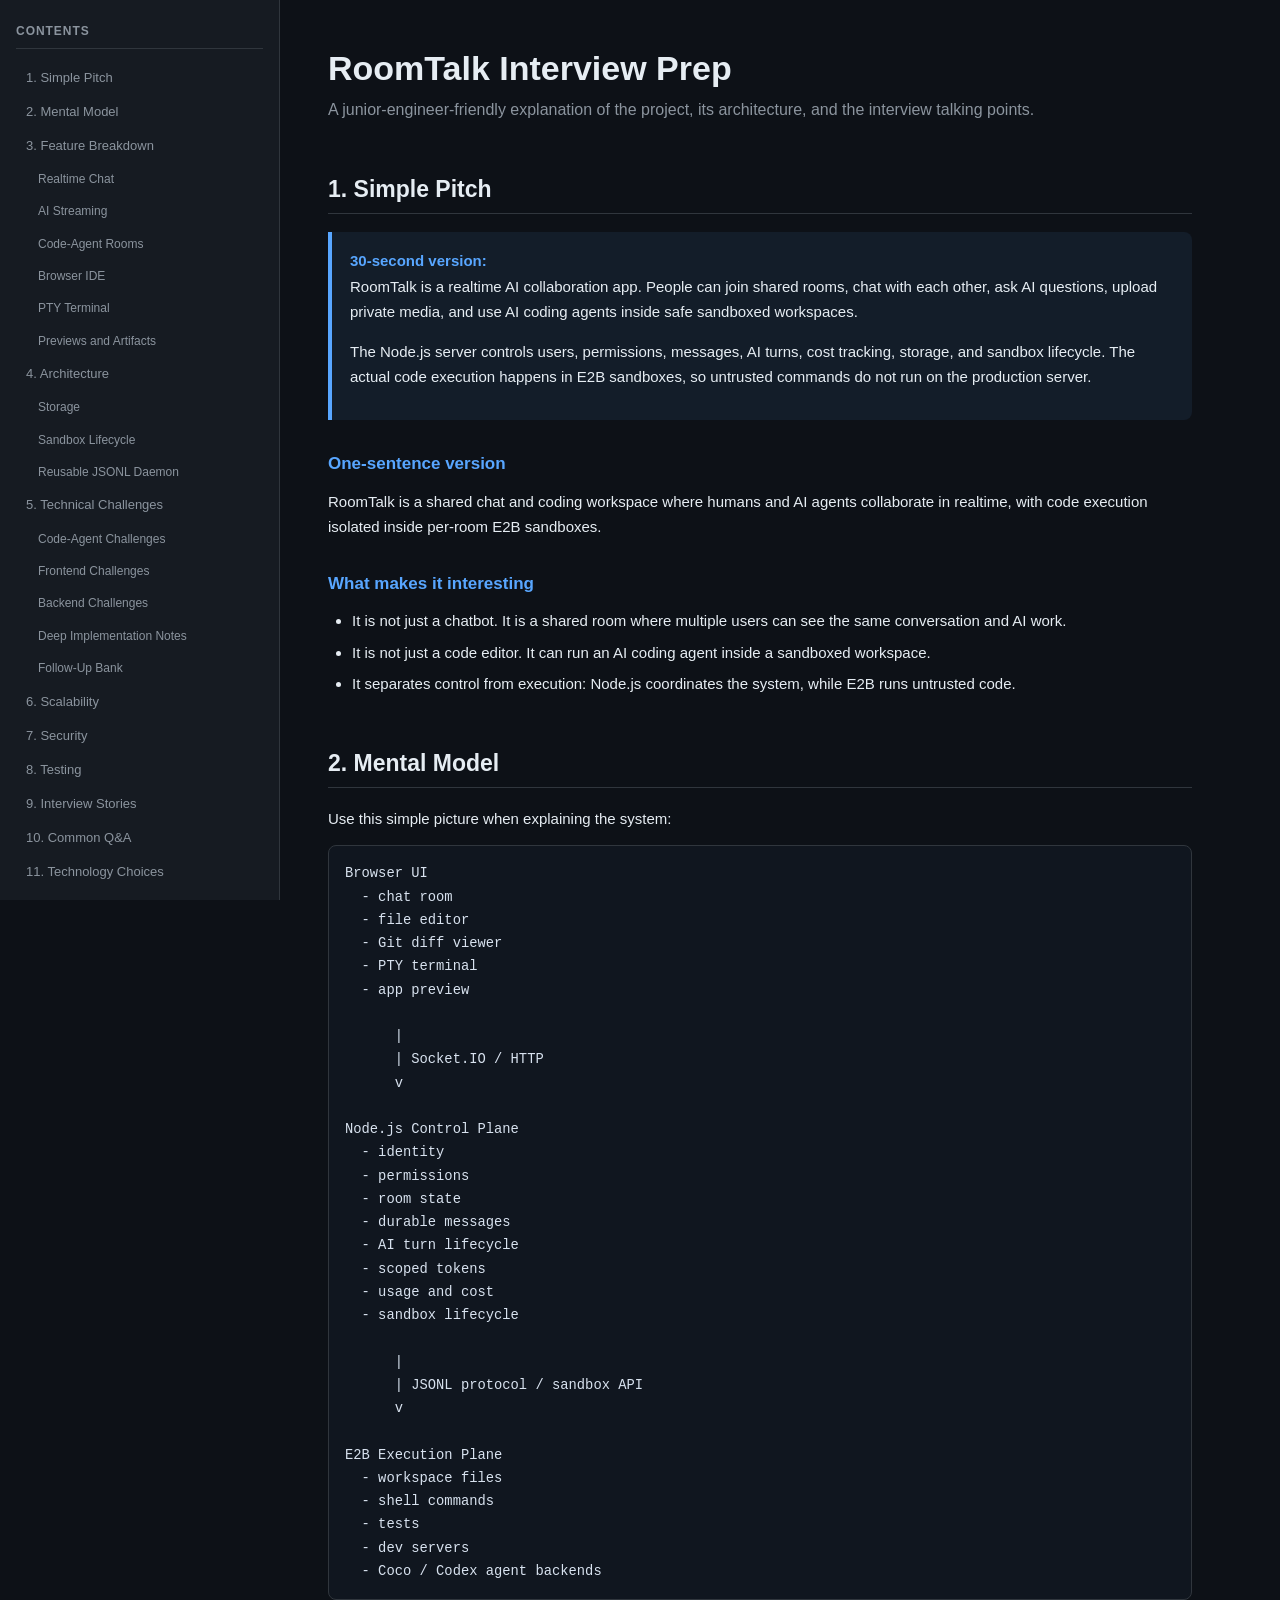
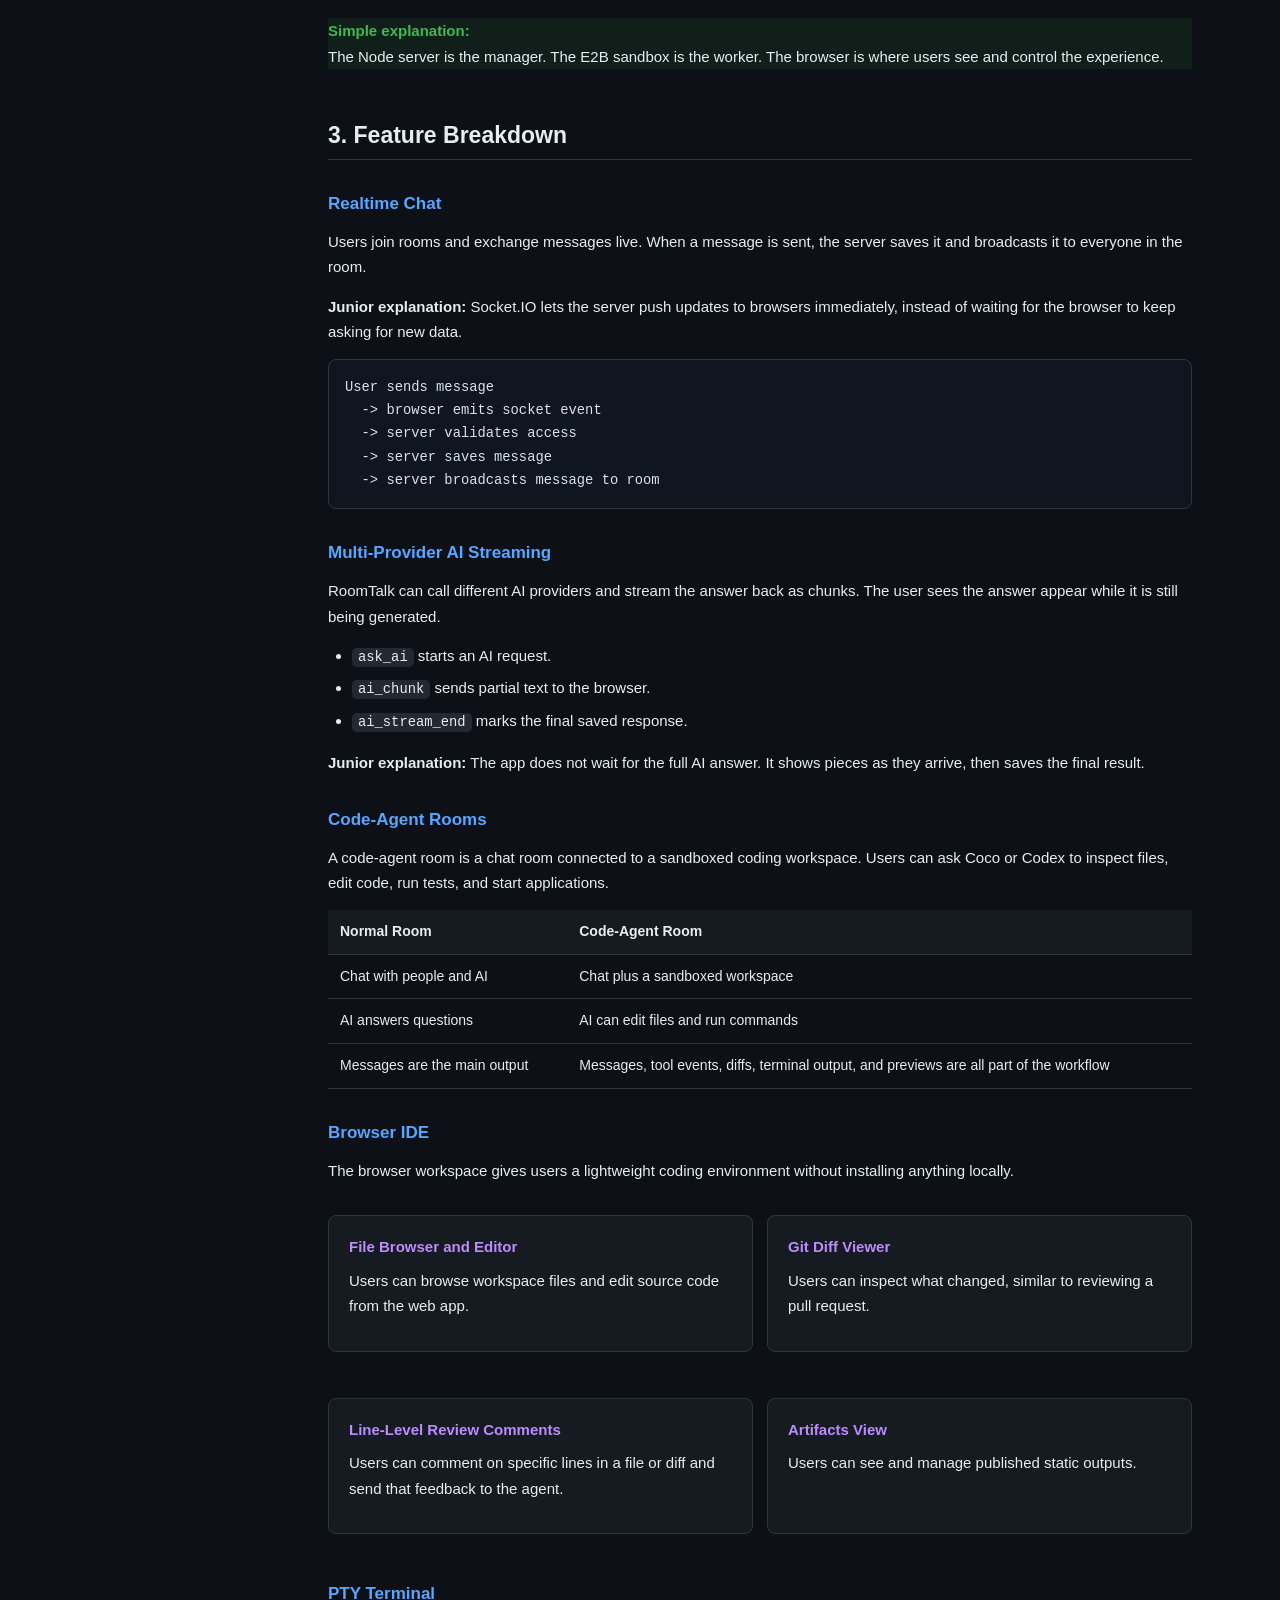
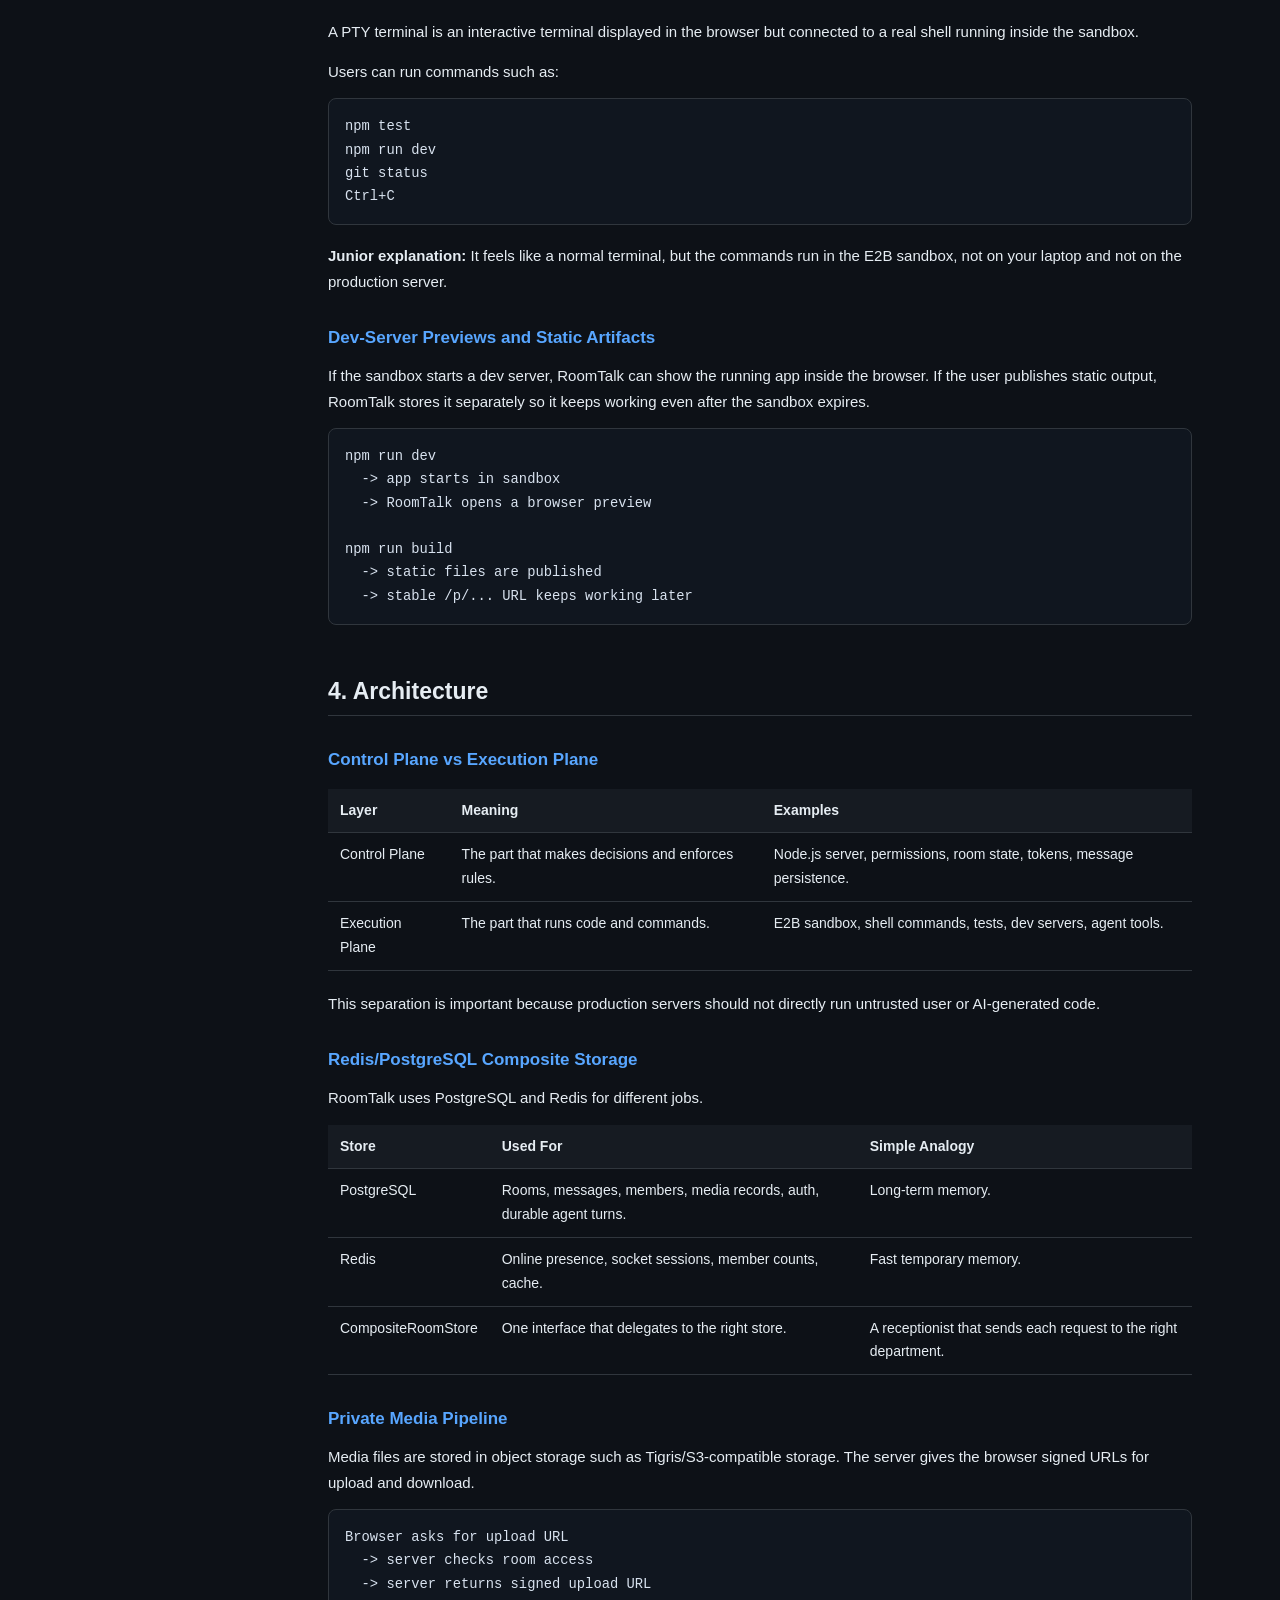
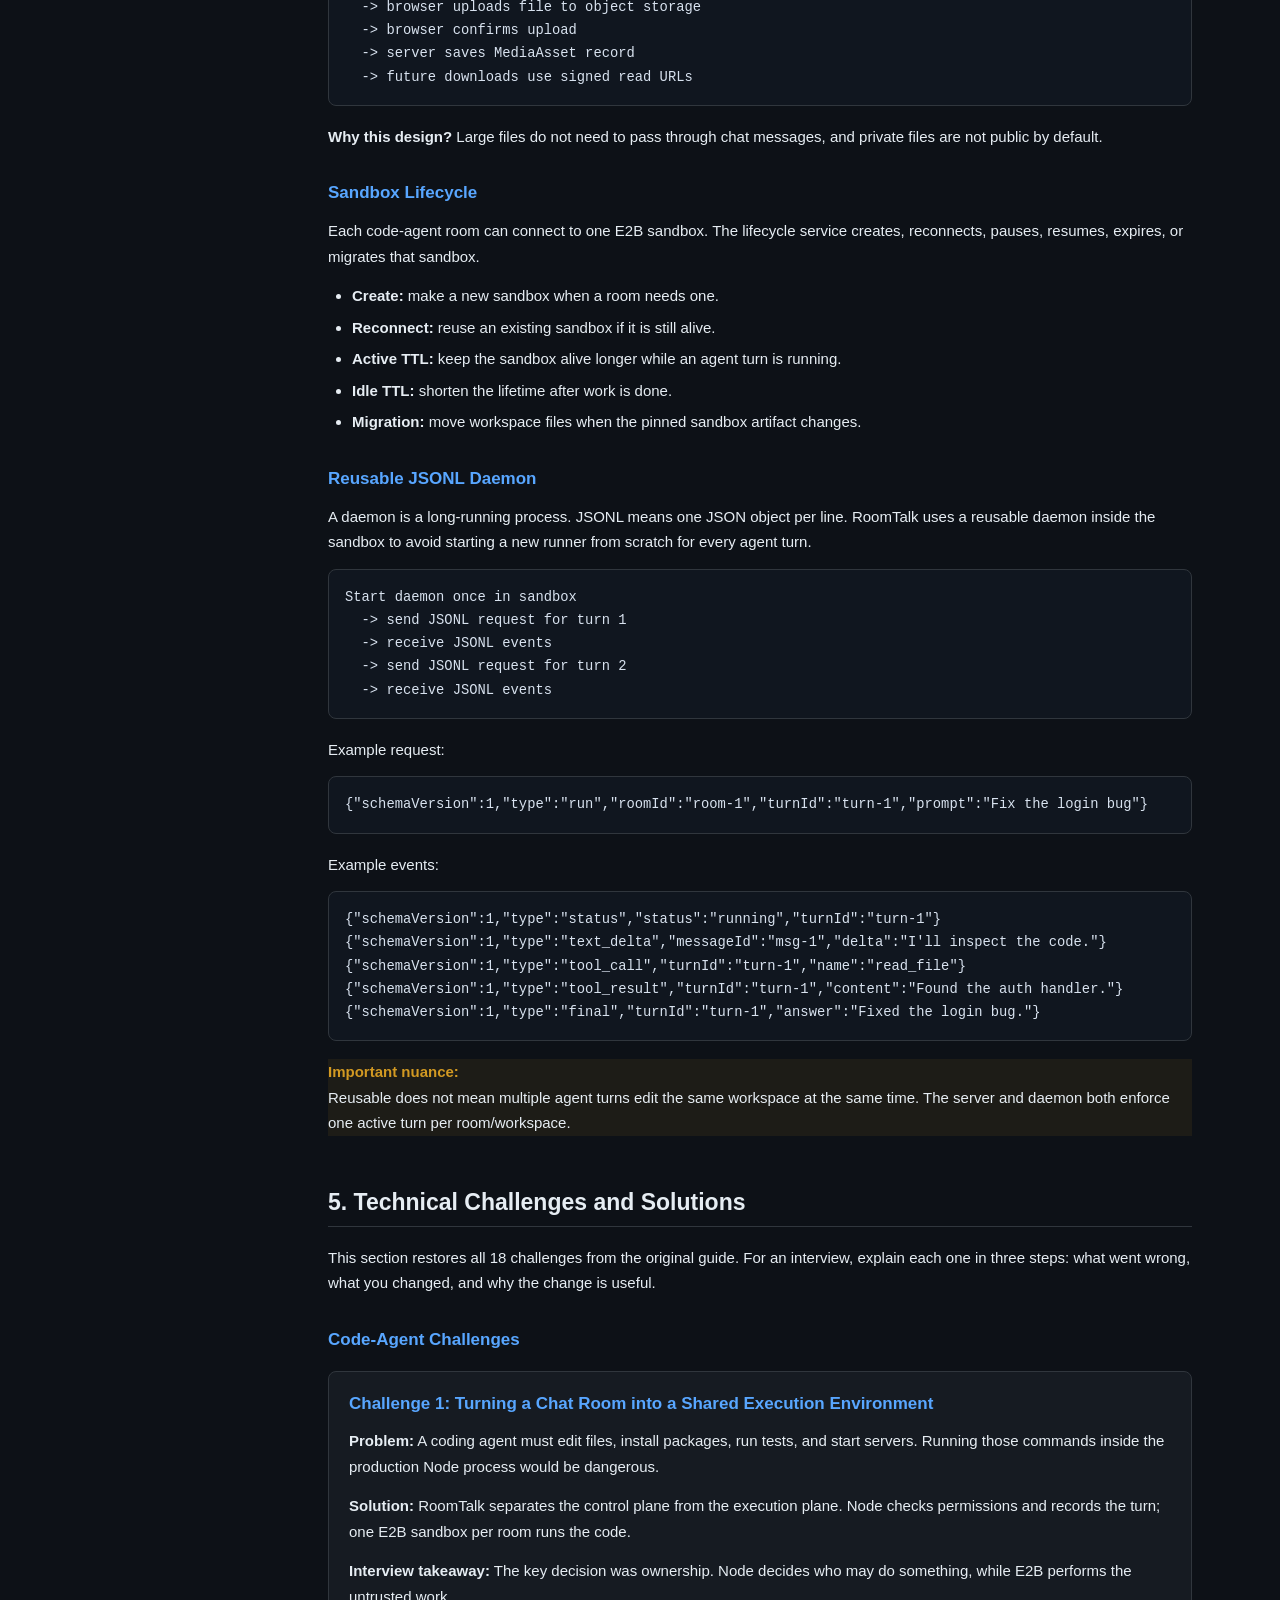
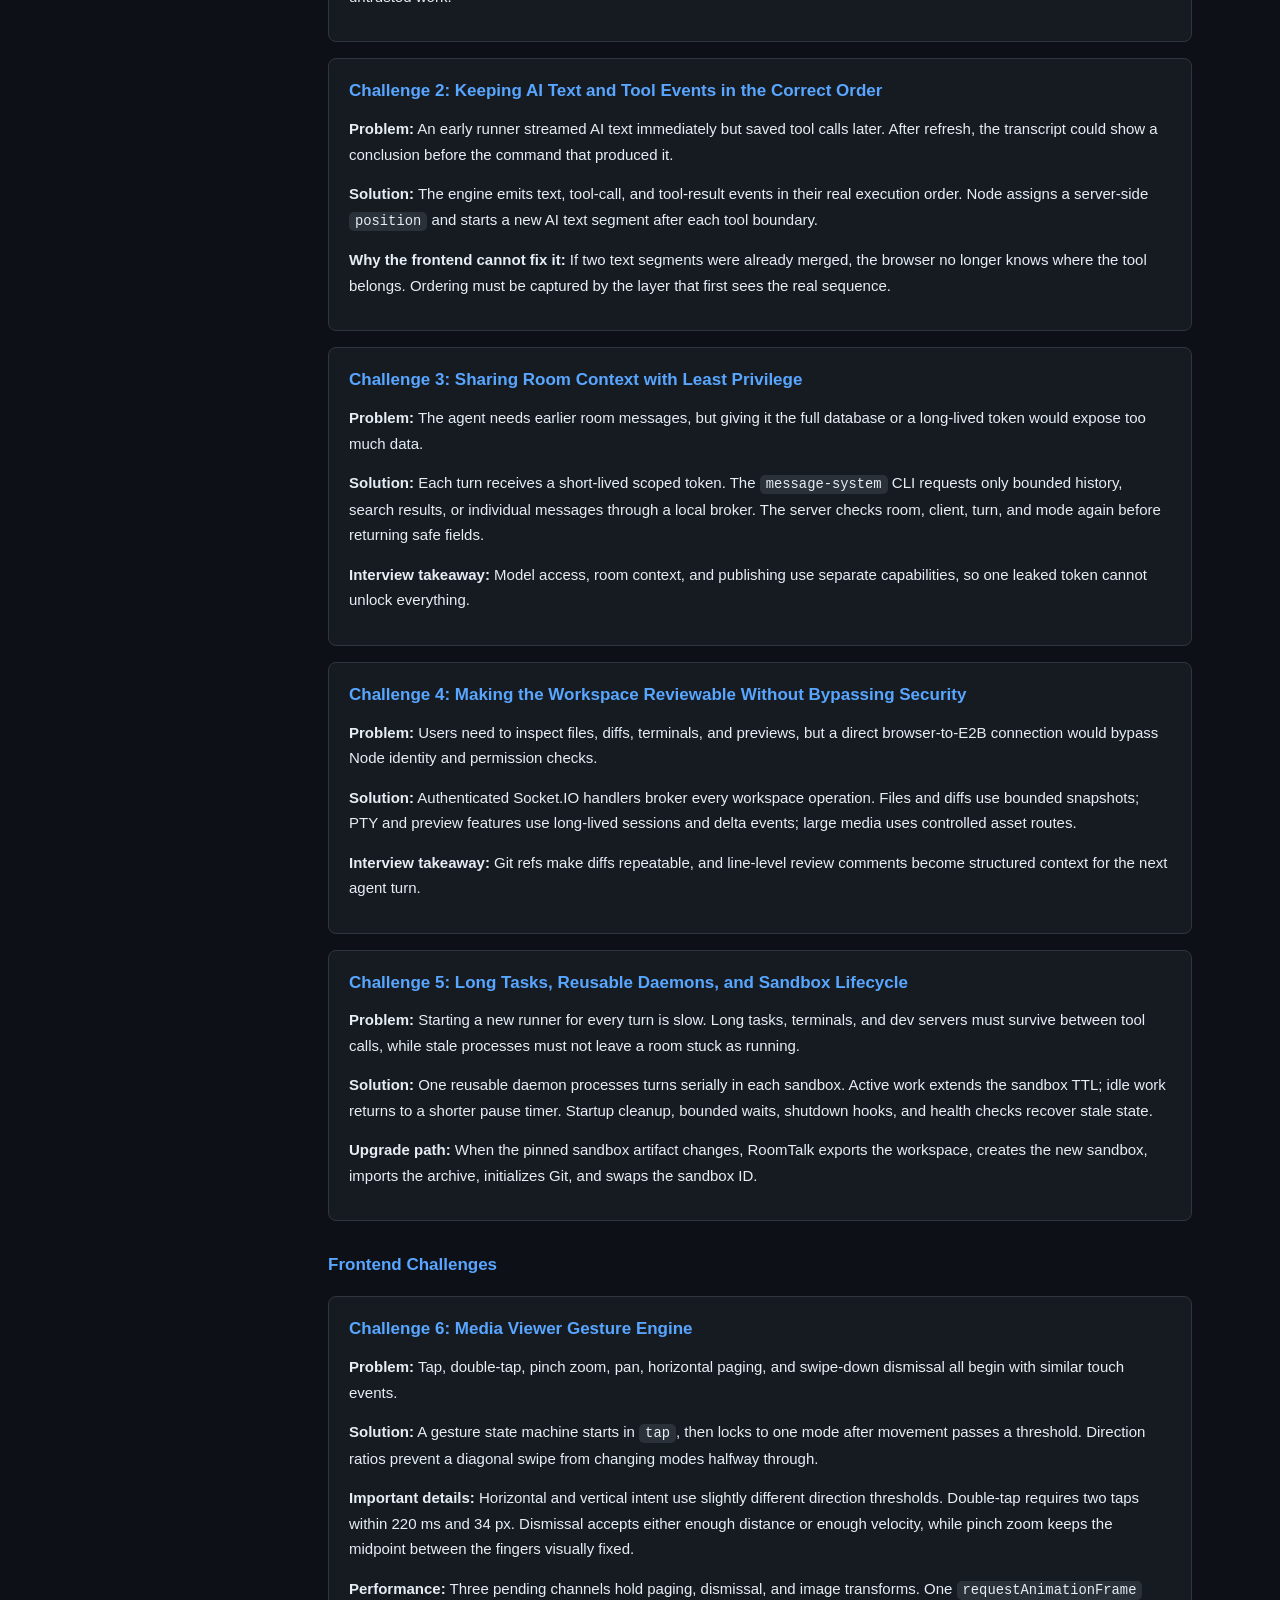
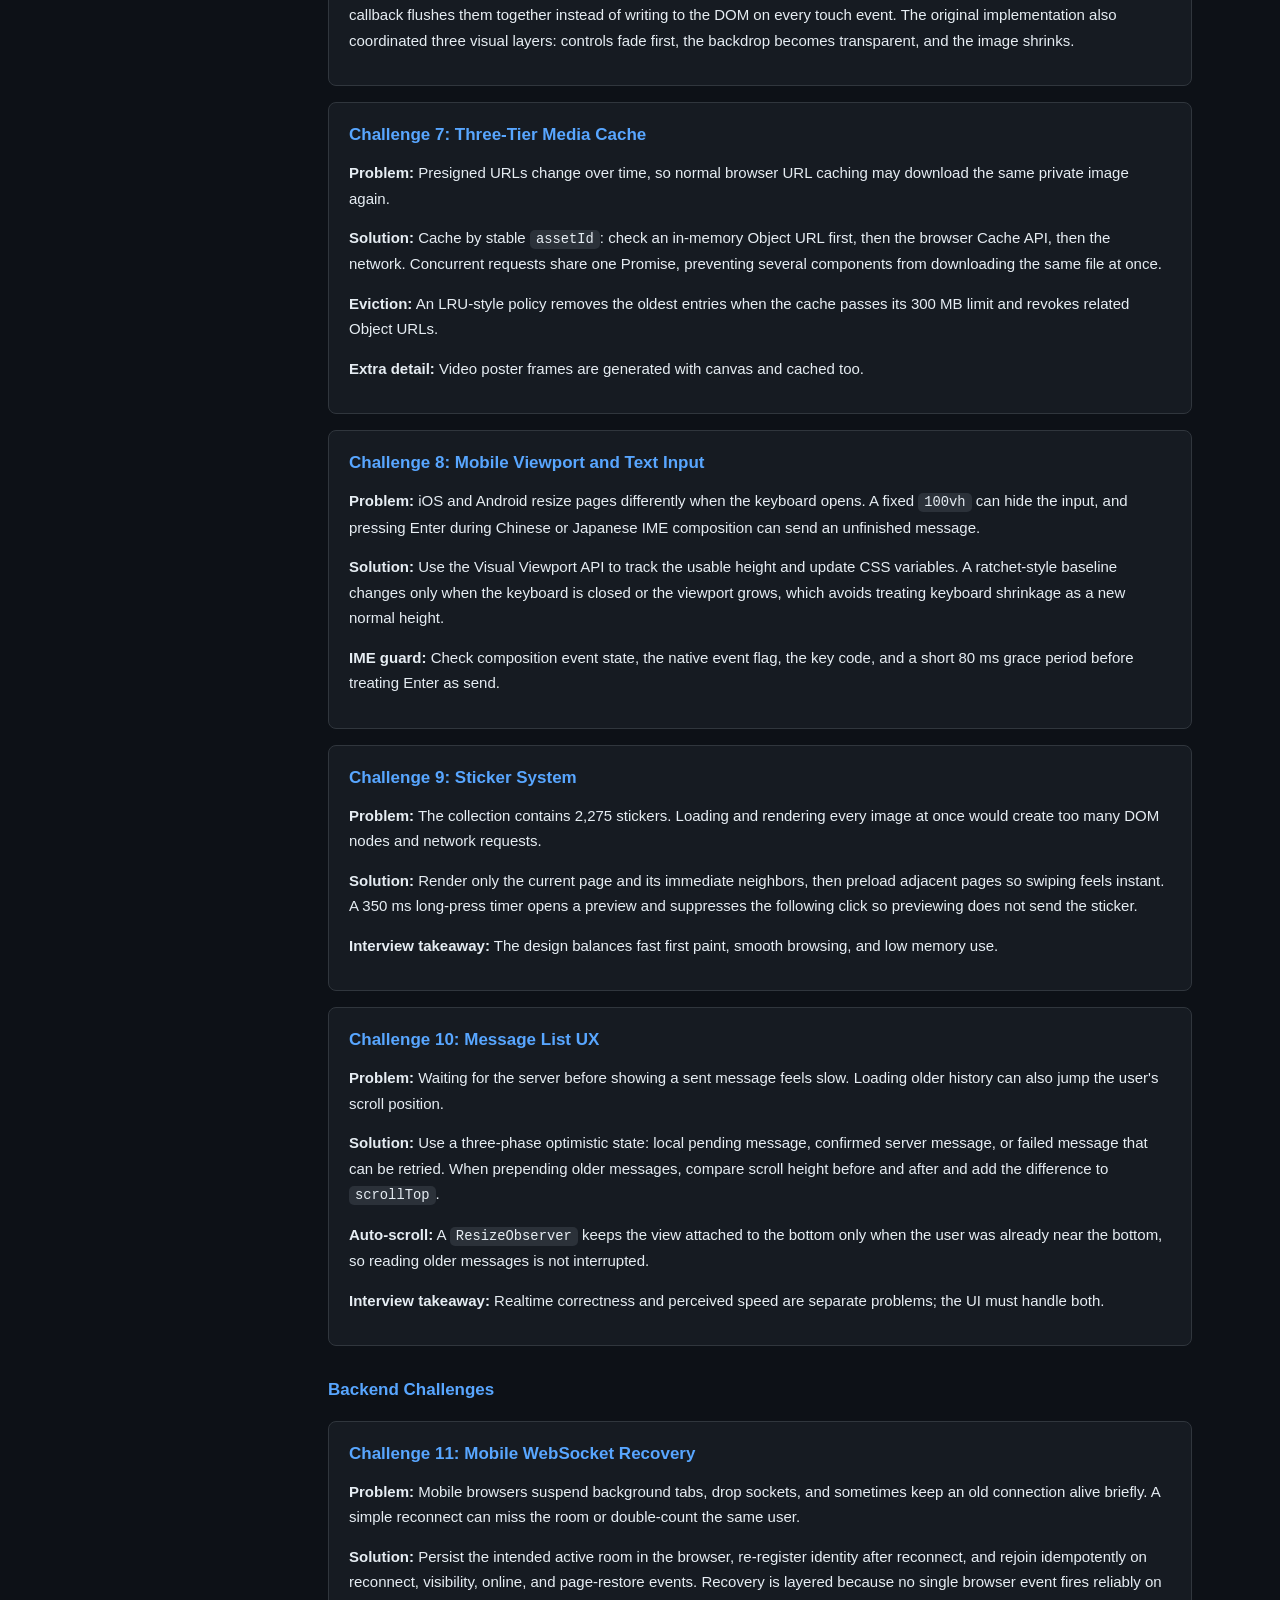
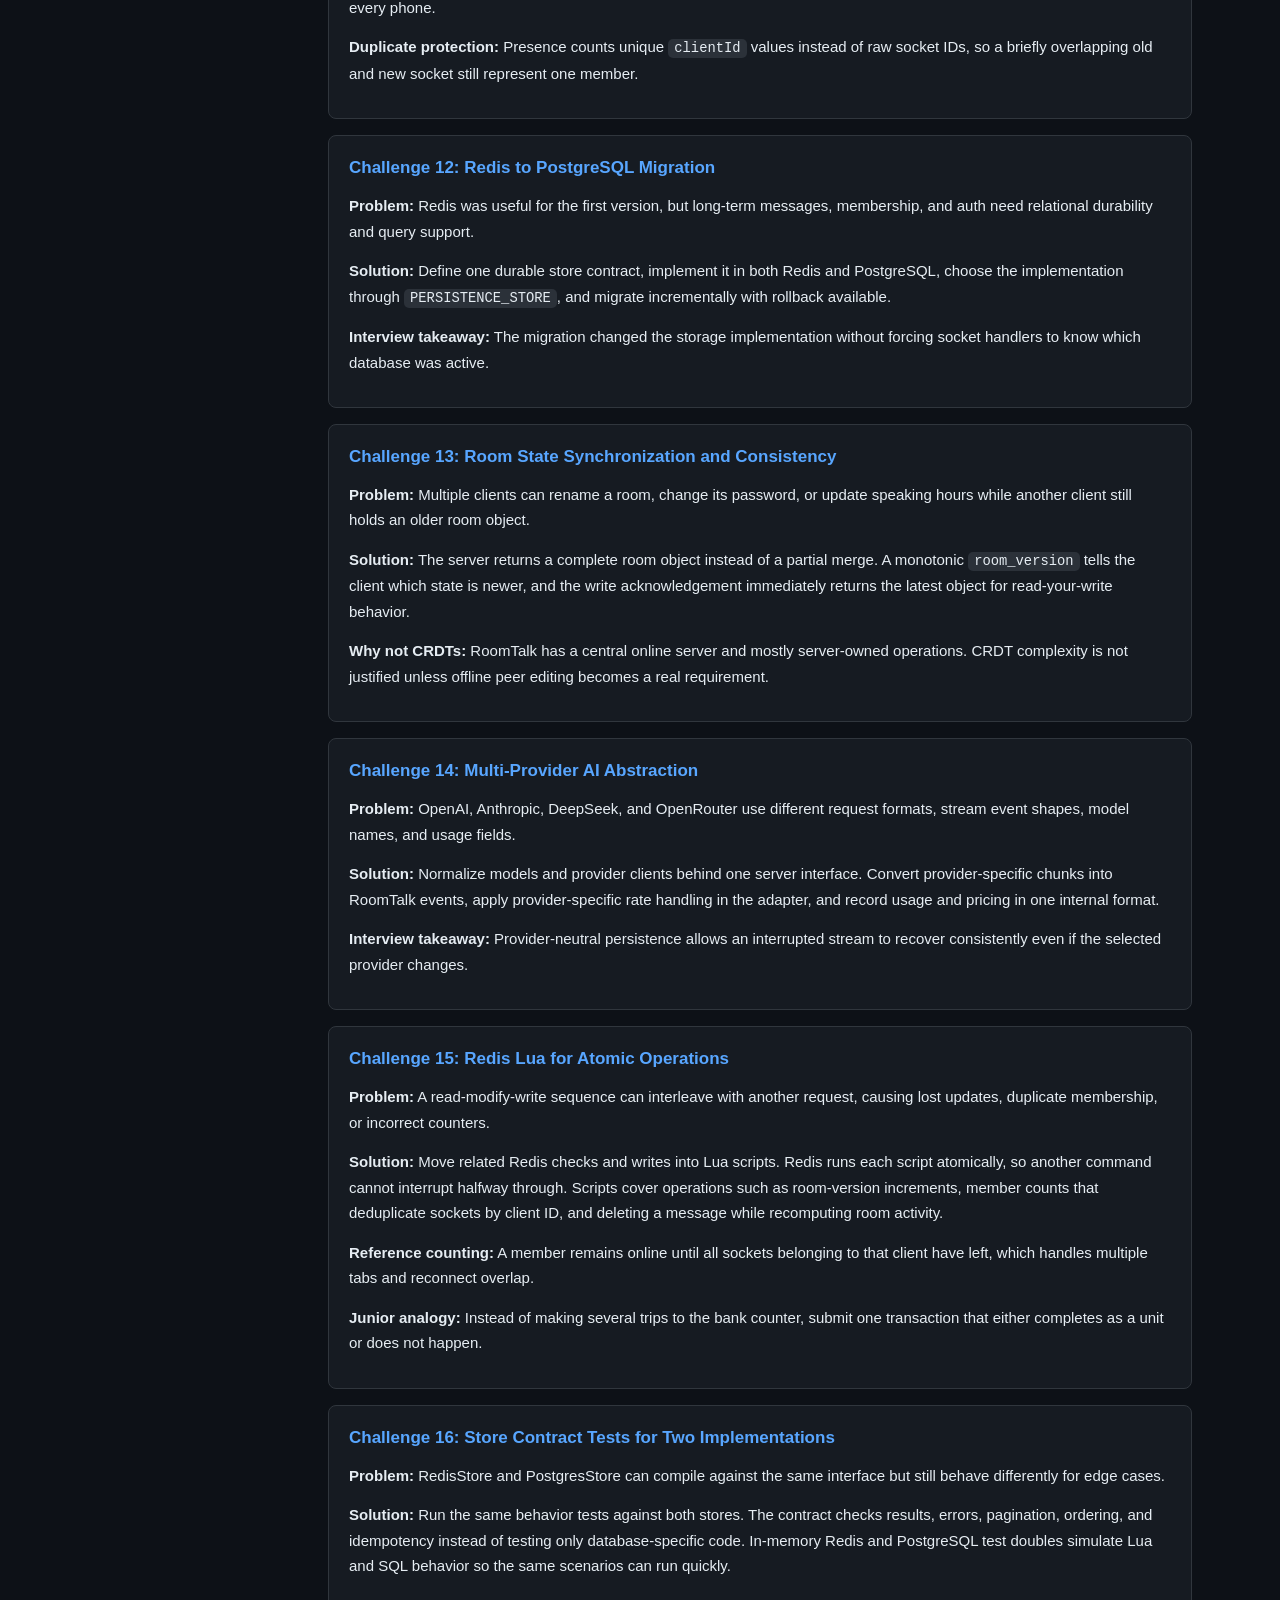
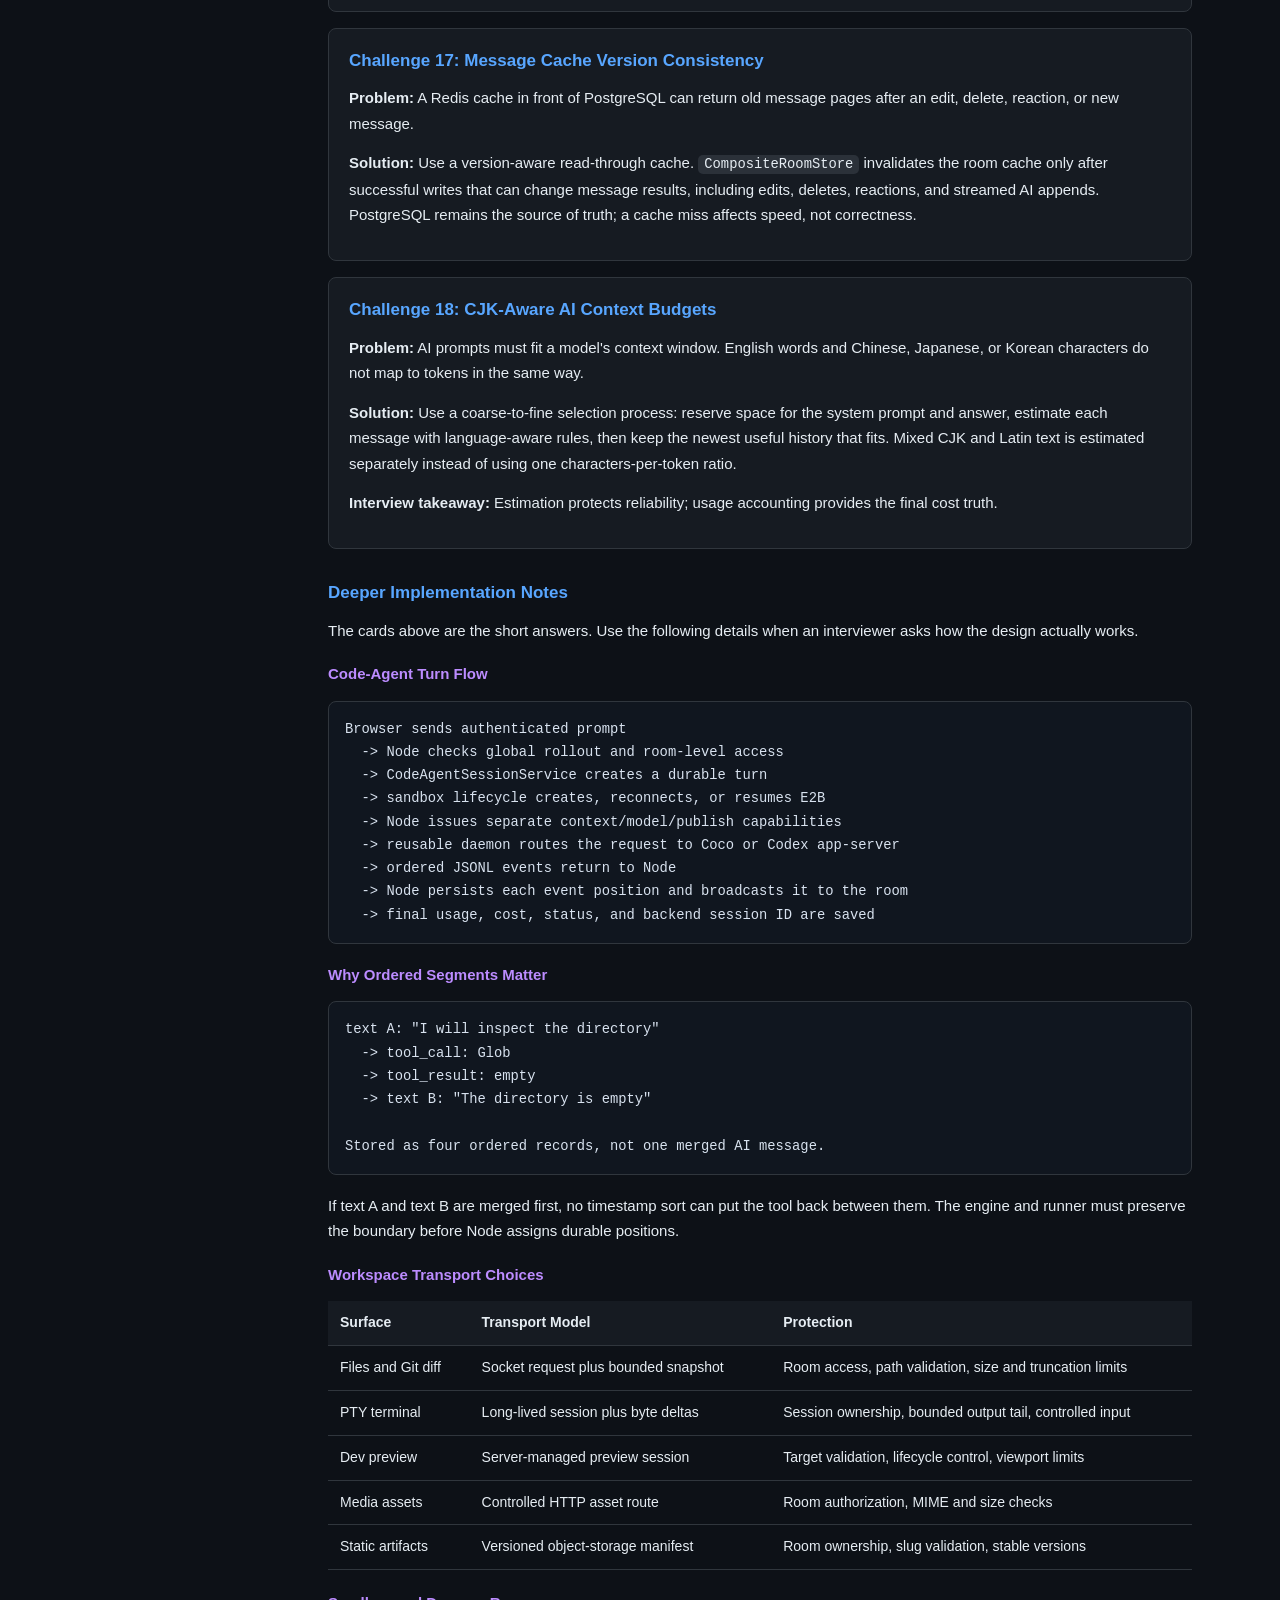
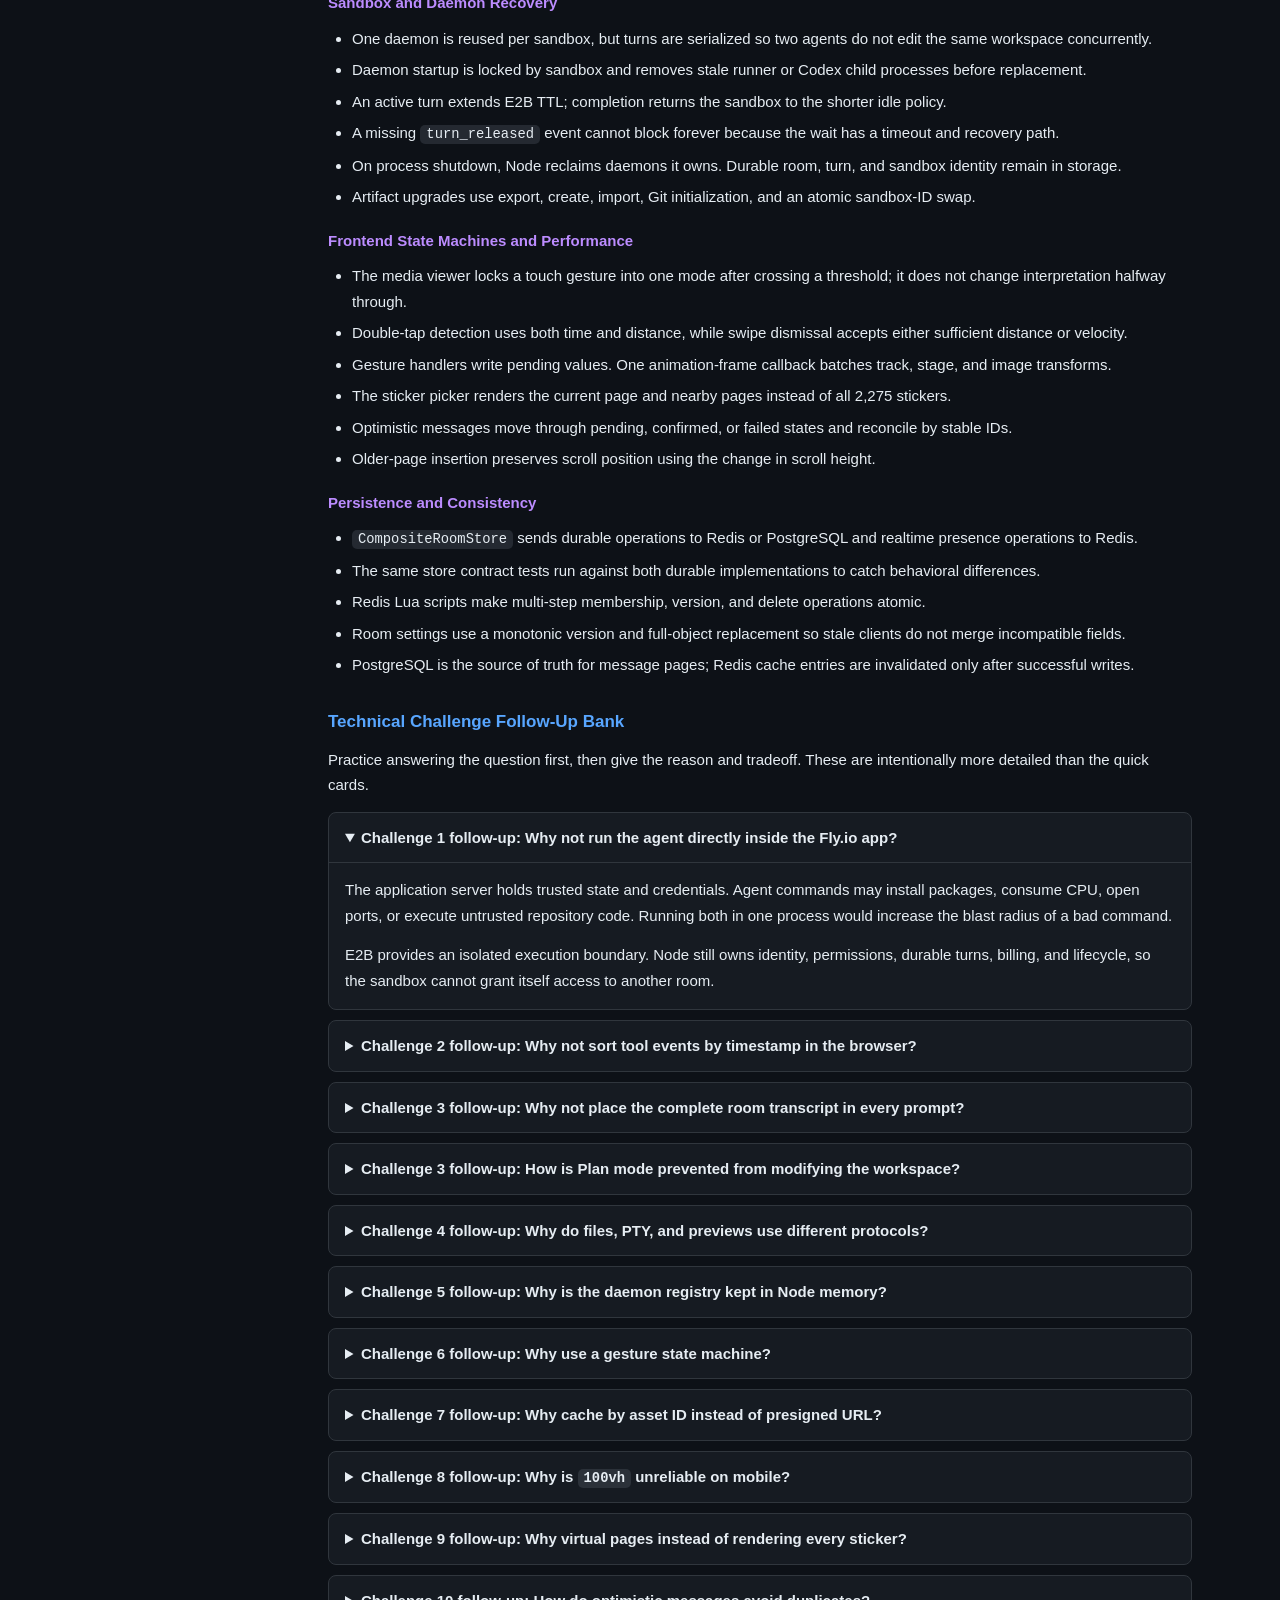
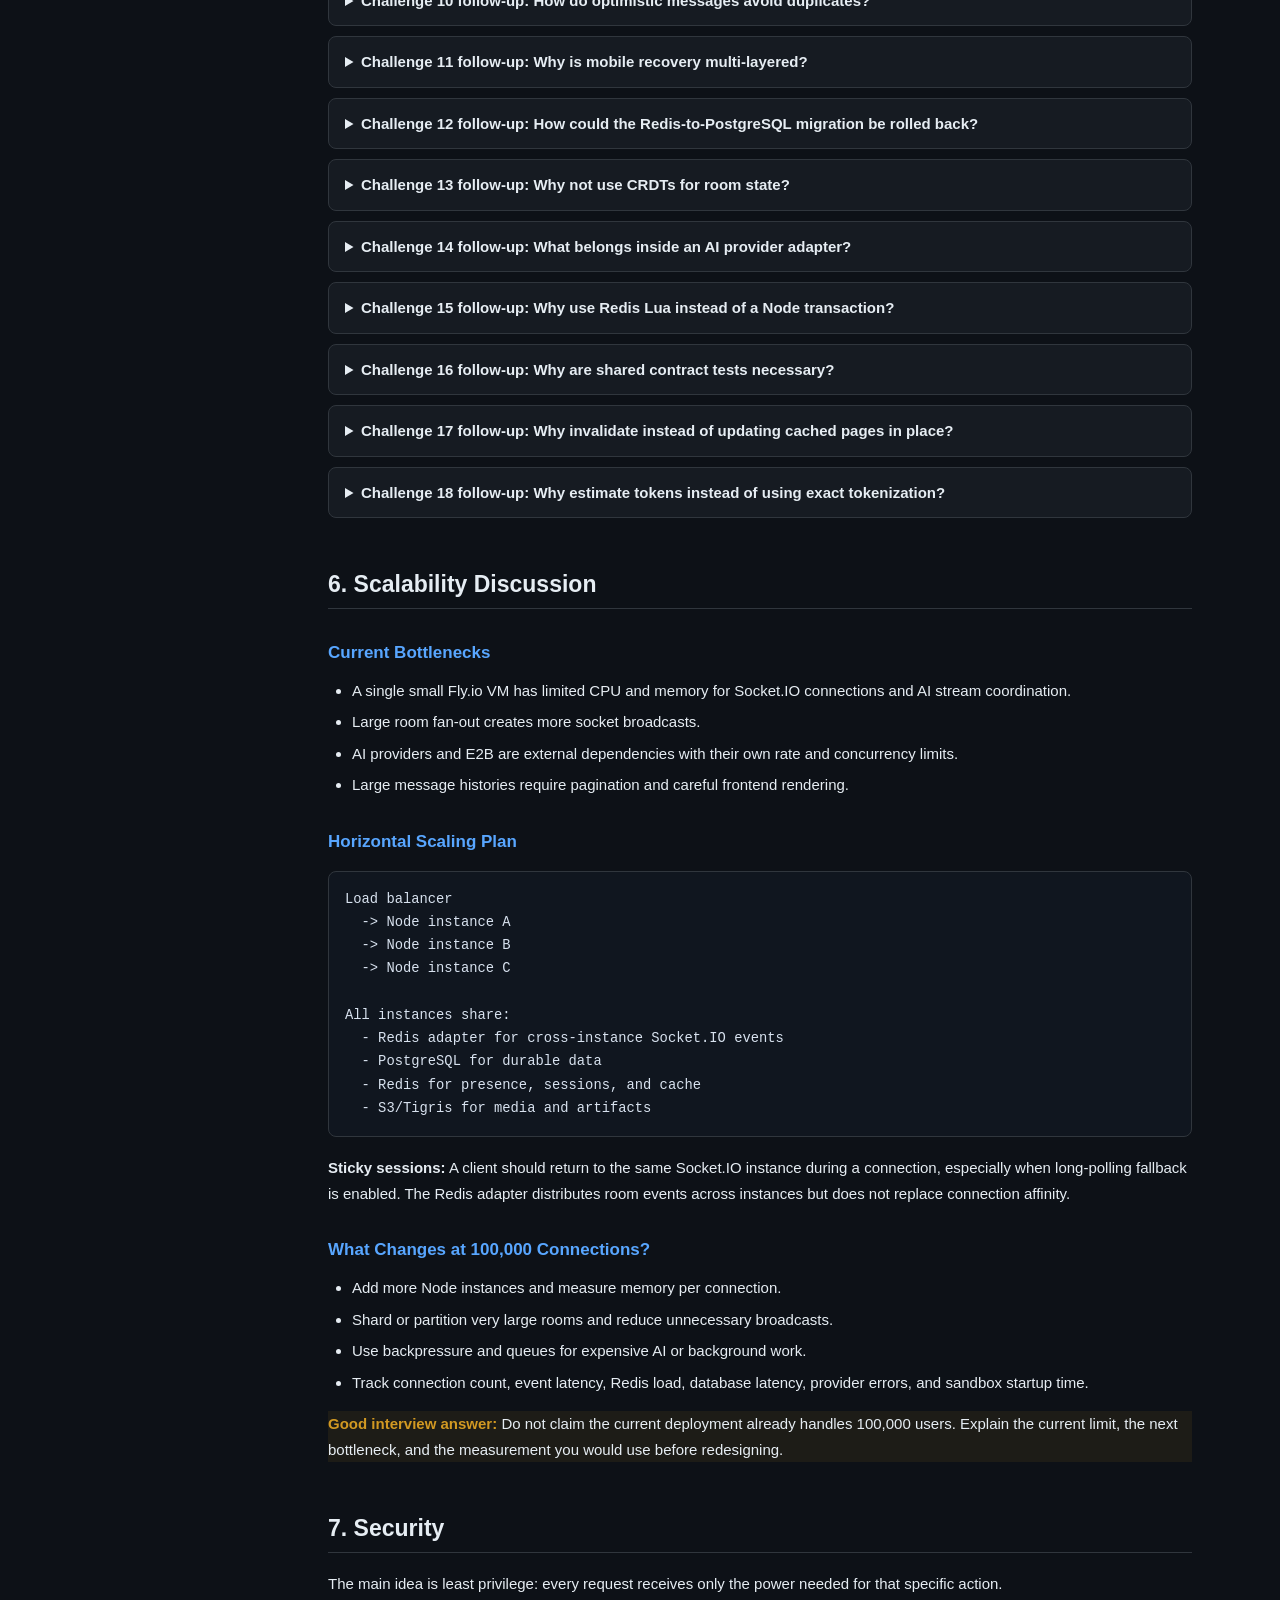
<file: docs/interview-preparation.html>
<!DOCTYPE html>
<html lang="en">
<head>
<meta charset="UTF-8">
<meta name="viewport" content="width=device-width, initial-scale=1.0">
<title>RoomTalk Interview Prep - Junior Engineer Version</title>
<style>
  :root {
    --bg: #0d1117;
    --surface: #161b22;
    --surface-2: #1f2630;
    --border: #30363d;
    --text: #e6edf3;
    --muted: #8b949e;
    --accent: #58a6ff;
    --green: #3fb950;
    --orange: #d29922;
    --red: #f85149;
    --purple: #bc8cff;
    --cyan: #39d2c0;
  }

  * { box-sizing: border-box; }

  html { scroll-behavior: smooth; }

  body {
    margin: 0;
    background: var(--bg);
    color: var(--text);
    font-family: -apple-system, BlinkMacSystemFont, "Segoe UI", "Noto Sans", Arial, sans-serif;
    font-size: 15px;
    line-height: 1.7;
  }

  a { color: var(--accent); text-decoration: none; }
  a:hover { text-decoration: underline; }

  code {
    background: rgba(110, 118, 129, 0.24);
    border-radius: 5px;
    padding: 2px 6px;
    font-family: ui-monospace, SFMono-Regular, Menlo, Consolas, monospace;
    font-size: 0.92em;
  }

  pre {
    margin: 14px 0 18px;
    padding: 16px;
    overflow-x: auto;
    border: 1px solid var(--border);
    border-radius: 8px;
    background: #10161f;
    color: #d8e2ef;
    line-height: 1.55;
  }

  pre code {
    padding: 0;
    background: transparent;
    border-radius: 0;
  }

  .layout {
    display: flex;
    min-height: 100vh;
  }

  .sidebar {
    position: fixed;
    inset: 0 auto 0 0;
    width: 280px;
    overflow-y: auto;
    border-right: 1px solid var(--border);
    background: var(--surface);
    padding: 24px 16px;
  }

  .sidebar h2 {
    margin: 0 0 12px;
    color: var(--muted);
    font-size: 12px;
    letter-spacing: 0.08em;
    text-transform: uppercase;
  }

  .sidebar a {
    display: block;
    padding: 6px 10px;
    border-radius: 6px;
    color: var(--muted);
    font-size: 13px;
  }

  .sidebar a:hover {
    background: rgba(88, 166, 255, 0.08);
    color: var(--accent);
    text-decoration: none;
  }

  .sidebar a.sub {
    padding-left: 22px;
    font-size: 12px;
  }

  main {
    width: min(960px, calc(100% - 280px));
    margin-left: 280px;
    padding: 48px 48px 96px;
  }

  h1 {
    margin: 0 0 8px;
    font-size: 34px;
    line-height: 1.18;
  }

  .subtitle {
    margin: 0 0 36px;
    color: var(--muted);
    font-size: 16px;
  }

  h2 {
    margin: 52px 0 18px;
    padding-bottom: 8px;
    border-bottom: 1px solid var(--border);
    font-size: 23px;
    line-height: 1.3;
  }

  h3 {
    margin: 30px 0 10px;
    color: var(--accent);
    font-size: 17px;
  }

  h4 {
    margin: 18px 0 8px;
    color: var(--purple);
    font-size: 15px;
  }

  p { margin: 0 0 14px; }

  ul, ol {
    margin: 10px 0 16px 24px;
    padding: 0;
  }

  li { margin: 6px 0; }

  table {
    width: 100%;
    margin: 14px 0 20px;
    border-collapse: collapse;
    font-size: 14px;
  }

  th, td {
    padding: 10px 12px;
    border-bottom: 1px solid var(--border);
    text-align: left;
    vertical-align: top;
  }

  th {
    background: var(--surface);
    color: var(--text);
    white-space: nowrap;
  }

  .card {
    margin: 16px 0;
    padding: 18px 20px;
    border: 1px solid var(--border);
    border-radius: 8px;
    background: var(--surface);
  }

  .card h3, .card h4 {
    margin-top: 0;
  }

  .callout {
    margin: 18px 0;
    padding: 16px 18px;
    border-left: 4px solid var(--accent);
    border-radius: 0 8px 8px 0;
    background: rgba(88, 166, 255, 0.08);
  }

  .callout strong { color: var(--accent); }

  .warning {
    border-left-color: var(--orange);
    background: rgba(210, 153, 34, 0.08);
  }

  .warning strong { color: var(--orange); }

  .success {
    border-left-color: var(--green);
    background: rgba(63, 185, 80, 0.08);
  }

  .success strong { color: var(--green); }

  .grid {
    display: grid;
    grid-template-columns: repeat(2, minmax(0, 1fr));
    gap: 14px;
    margin: 16px 0;
  }

  .tag {
    display: inline-block;
    margin: 0 6px 6px 0;
    padding: 2px 8px;
    border-radius: 999px;
    background: rgba(88, 166, 255, 0.14);
    color: var(--accent);
    font-size: 12px;
    font-weight: 600;
  }

  .tag.green { background: rgba(63, 185, 80, 0.14); color: var(--green); }
  .tag.orange { background: rgba(210, 153, 34, 0.14); color: var(--orange); }
  .tag.purple { background: rgba(188, 140, 255, 0.14); color: var(--purple); }
  .tag.cyan { background: rgba(57, 210, 192, 0.14); color: var(--cyan); }

  details {
    margin: 10px 0;
    border: 1px solid var(--border);
    border-radius: 8px;
    background: var(--surface);
    overflow: hidden;
  }

  summary {
    cursor: pointer;
    padding: 12px 16px;
    font-weight: 650;
  }

  details[open] summary {
    border-bottom: 1px solid var(--border);
  }

  .answer {
    padding: 14px 16px 16px;
  }

  .answer p:last-child { margin-bottom: 0; }

  .mini {
    color: var(--muted);
    font-size: 13px;
  }

  @media (max-width: 900px) {
    .sidebar { display: none; }
    main {
      width: 100%;
      margin-left: 0;
      padding: 32px 20px 72px;
    }
    .grid { grid-template-columns: 1fr; }
    h1 { font-size: 28px; }
    table {
      display: block;
      overflow-x: auto;
    }
  }
</style>
</head>
<body>
<div class="layout">
  <nav class="sidebar">
    <h2>Contents</h2>
    <a href="#pitch">1. Simple Pitch</a>
    <a href="#mental-model">2. Mental Model</a>
    <a href="#features">3. Feature Breakdown</a>
    <a href="#feature-chat" class="sub">Realtime Chat</a>
    <a href="#feature-ai" class="sub">AI Streaming</a>
    <a href="#feature-code-agent" class="sub">Code-Agent Rooms</a>
    <a href="#feature-browser-ide" class="sub">Browser IDE</a>
    <a href="#feature-terminal" class="sub">PTY Terminal</a>
    <a href="#feature-previews" class="sub">Previews and Artifacts</a>
    <a href="#architecture">4. Architecture</a>
    <a href="#storage" class="sub">Storage</a>
    <a href="#sandbox" class="sub">Sandbox Lifecycle</a>
    <a href="#daemon" class="sub">Reusable JSONL Daemon</a>
    <a href="#challenges">5. Technical Challenges</a>
    <a href="#agent-challenges" class="sub">Code-Agent Challenges</a>
    <a href="#frontend-challenges" class="sub">Frontend Challenges</a>
    <a href="#backend-challenges" class="sub">Backend Challenges</a>
    <a href="#challenge-deep-dives" class="sub">Deep Implementation Notes</a>
    <a href="#challenge-followups" class="sub">Follow-Up Bank</a>
    <a href="#scalability">6. Scalability</a>
    <a href="#security">7. Security</a>
    <a href="#testing">8. Testing</a>
    <a href="#stories">9. Interview Stories</a>
    <a href="#qa">10. Common Q&amp;A</a>
    <a href="#comparisons">11. Technology Choices</a>
    <a href="#metrics">12. Project Metrics</a>
    <a href="#maturity">13. Engineering Maturity</a>
    <a href="#glossary">14. Glossary</a>
  </nav>

  <main>
    <h1>RoomTalk Interview Prep</h1>
    <p class="subtitle">A junior-engineer-friendly explanation of the project, its architecture, and the interview talking points.</p>

    <section id="pitch">
      <h2>1. Simple Pitch</h2>
      <div class="callout">
        <strong>30-second version:</strong>
        <p>
          RoomTalk is a realtime AI collaboration app. People can join shared rooms, chat with each other, ask AI questions, upload private media, and use AI coding agents inside safe sandboxed workspaces.
        </p>
        <p>
          The Node.js server controls users, permissions, messages, AI turns, cost tracking, storage, and sandbox lifecycle. The actual code execution happens in E2B sandboxes, so untrusted commands do not run on the production server.
        </p>
      </div>

      <h3>One-sentence version</h3>
      <p>
        RoomTalk is a shared chat and coding workspace where humans and AI agents collaborate in realtime, with code execution isolated inside per-room E2B sandboxes.
      </p>

      <h3>What makes it interesting</h3>
      <ul>
        <li>It is not just a chatbot. It is a shared room where multiple users can see the same conversation and AI work.</li>
        <li>It is not just a code editor. It can run an AI coding agent inside a sandboxed workspace.</li>
        <li>It separates control from execution: Node.js coordinates the system, while E2B runs untrusted code.</li>
      </ul>
    </section>

    <section id="mental-model">
      <h2>2. Mental Model</h2>
      <p>Use this simple picture when explaining the system:</p>
      <pre><code>Browser UI
  - chat room
  - file editor
  - Git diff viewer
  - PTY terminal
  - app preview

      |
      | Socket.IO / HTTP
      v

Node.js Control Plane
  - identity
  - permissions
  - room state
  - durable messages
  - AI turn lifecycle
  - scoped tokens
  - usage and cost
  - sandbox lifecycle

      |
      | JSONL protocol / sandbox API
      v

E2B Execution Plane
  - workspace files
  - shell commands
  - tests
  - dev servers
  - Coco / Codex agent backends</code></pre>

      <div class="success">
        <strong>Simple explanation:</strong>
        <p>The Node server is the manager. The E2B sandbox is the worker. The browser is where users see and control the experience.</p>
      </div>
    </section>

    <section id="features">
      <h2>3. Feature Breakdown</h2>

      <h3 id="feature-chat">Realtime Chat</h3>
      <p>
        Users join rooms and exchange messages live. When a message is sent, the server saves it and broadcasts it to everyone in the room.
      </p>
      <p><strong>Junior explanation:</strong> Socket.IO lets the server push updates to browsers immediately, instead of waiting for the browser to keep asking for new data.</p>
      <pre><code>User sends message
  -> browser emits socket event
  -> server validates access
  -> server saves message
  -> server broadcasts message to room</code></pre>

      <h3 id="feature-ai">Multi-Provider AI Streaming</h3>
      <p>
        RoomTalk can call different AI providers and stream the answer back as chunks. The user sees the answer appear while it is still being generated.
      </p>
      <ul>
        <li><code>ask_ai</code> starts an AI request.</li>
        <li><code>ai_chunk</code> sends partial text to the browser.</li>
        <li><code>ai_stream_end</code> marks the final saved response.</li>
      </ul>
      <p><strong>Junior explanation:</strong> The app does not wait for the full AI answer. It shows pieces as they arrive, then saves the final result.</p>

      <h3 id="feature-code-agent">Code-Agent Rooms</h3>
      <p>
        A code-agent room is a chat room connected to a sandboxed coding workspace. Users can ask Coco or Codex to inspect files, edit code, run tests, and start applications.
      </p>
      <table>
        <thead>
          <tr><th>Normal Room</th><th>Code-Agent Room</th></tr>
        </thead>
        <tbody>
          <tr><td>Chat with people and AI</td><td>Chat plus a sandboxed workspace</td></tr>
          <tr><td>AI answers questions</td><td>AI can edit files and run commands</td></tr>
          <tr><td>Messages are the main output</td><td>Messages, tool events, diffs, terminal output, and previews are all part of the workflow</td></tr>
        </tbody>
      </table>

      <h3 id="feature-browser-ide">Browser IDE</h3>
      <p>
        The browser workspace gives users a lightweight coding environment without installing anything locally.
      </p>
      <div class="grid">
        <div class="card">
          <h4>File Browser and Editor</h4>
          <p>Users can browse workspace files and edit source code from the web app.</p>
        </div>
        <div class="card">
          <h4>Git Diff Viewer</h4>
          <p>Users can inspect what changed, similar to reviewing a pull request.</p>
        </div>
        <div class="card">
          <h4>Line-Level Review Comments</h4>
          <p>Users can comment on specific lines in a file or diff and send that feedback to the agent.</p>
        </div>
        <div class="card">
          <h4>Artifacts View</h4>
          <p>Users can see and manage published static outputs.</p>
        </div>
      </div>

      <h3 id="feature-terminal">PTY Terminal</h3>
      <p>
        A PTY terminal is an interactive terminal displayed in the browser but connected to a real shell running inside the sandbox.
      </p>
      <p>Users can run commands such as:</p>
      <pre><code>npm test
npm run dev
git status
Ctrl+C</code></pre>
      <p><strong>Junior explanation:</strong> It feels like a normal terminal, but the commands run in the E2B sandbox, not on your laptop and not on the production server.</p>

      <h3 id="feature-previews">Dev-Server Previews and Static Artifacts</h3>
      <p>
        If the sandbox starts a dev server, RoomTalk can show the running app inside the browser. If the user publishes static output, RoomTalk stores it separately so it keeps working even after the sandbox expires.
      </p>
      <pre><code>npm run dev
  -> app starts in sandbox
  -> RoomTalk opens a browser preview

npm run build
  -> static files are published
  -> stable /p/... URL keeps working later</code></pre>
    </section>

    <section id="architecture">
      <h2>4. Architecture</h2>

      <h3>Control Plane vs Execution Plane</h3>
      <table>
        <thead>
          <tr><th>Layer</th><th>Meaning</th><th>Examples</th></tr>
        </thead>
        <tbody>
          <tr>
            <td>Control Plane</td>
            <td>The part that makes decisions and enforces rules.</td>
            <td>Node.js server, permissions, room state, tokens, message persistence.</td>
          </tr>
          <tr>
            <td>Execution Plane</td>
            <td>The part that runs code and commands.</td>
            <td>E2B sandbox, shell commands, tests, dev servers, agent tools.</td>
          </tr>
        </tbody>
      </table>
      <p>
        This separation is important because production servers should not directly run untrusted user or AI-generated code.
      </p>

      <h3 id="storage">Redis/PostgreSQL Composite Storage</h3>
      <p>
        RoomTalk uses PostgreSQL and Redis for different jobs.
      </p>
      <table>
        <thead>
          <tr><th>Store</th><th>Used For</th><th>Simple Analogy</th></tr>
        </thead>
        <tbody>
          <tr>
            <td>PostgreSQL</td>
            <td>Rooms, messages, members, media records, auth, durable agent turns.</td>
            <td>Long-term memory.</td>
          </tr>
          <tr>
            <td>Redis</td>
            <td>Online presence, socket sessions, member counts, cache.</td>
            <td>Fast temporary memory.</td>
          </tr>
          <tr>
            <td>CompositeRoomStore</td>
            <td>One interface that delegates to the right store.</td>
            <td>A receptionist that sends each request to the right department.</td>
          </tr>
        </tbody>
      </table>

      <h3>Private Media Pipeline</h3>
      <p>
        Media files are stored in object storage such as Tigris/S3-compatible storage. The server gives the browser signed URLs for upload and download.
      </p>
      <pre><code>Browser asks for upload URL
  -> server checks room access
  -> server returns signed upload URL
  -> browser uploads file to object storage
  -> browser confirms upload
  -> server saves MediaAsset record
  -> future downloads use signed read URLs</code></pre>
      <p><strong>Why this design?</strong> Large files do not need to pass through chat messages, and private files are not public by default.</p>

      <h3 id="sandbox">Sandbox Lifecycle</h3>
      <p>
        Each code-agent room can connect to one E2B sandbox. The lifecycle service creates, reconnects, pauses, resumes, expires, or migrates that sandbox.
      </p>
      <ul>
        <li><strong>Create:</strong> make a new sandbox when a room needs one.</li>
        <li><strong>Reconnect:</strong> reuse an existing sandbox if it is still alive.</li>
        <li><strong>Active TTL:</strong> keep the sandbox alive longer while an agent turn is running.</li>
        <li><strong>Idle TTL:</strong> shorten the lifetime after work is done.</li>
        <li><strong>Migration:</strong> move workspace files when the pinned sandbox artifact changes.</li>
      </ul>

      <h3 id="daemon">Reusable JSONL Daemon</h3>
      <p>
        A daemon is a long-running process. JSONL means one JSON object per line. RoomTalk uses a reusable daemon inside the sandbox to avoid starting a new runner from scratch for every agent turn.
      </p>
      <pre><code>Start daemon once in sandbox
  -> send JSONL request for turn 1
  -> receive JSONL events
  -> send JSONL request for turn 2
  -> receive JSONL events</code></pre>
      <p>Example request:</p>
      <pre><code>{"schemaVersion":1,"type":"run","roomId":"room-1","turnId":"turn-1","prompt":"Fix the login bug"}</code></pre>
      <p>Example events:</p>
      <pre><code>{"schemaVersion":1,"type":"status","status":"running","turnId":"turn-1"}
{"schemaVersion":1,"type":"text_delta","messageId":"msg-1","delta":"I'll inspect the code."}
{"schemaVersion":1,"type":"tool_call","turnId":"turn-1","name":"read_file"}
{"schemaVersion":1,"type":"tool_result","turnId":"turn-1","content":"Found the auth handler."}
{"schemaVersion":1,"type":"final","turnId":"turn-1","answer":"Fixed the login bug."}</code></pre>

      <div class="warning">
        <strong>Important nuance:</strong>
        <p>Reusable does not mean multiple agent turns edit the same workspace at the same time. The server and daemon both enforce one active turn per room/workspace.</p>
      </div>
    </section>

    <section id="challenges">
      <h2>5. Technical Challenges and Solutions</h2>
      <p>
        This section restores all 18 challenges from the original guide. For an interview, explain each one in three steps: what went wrong, what you changed, and why the change is useful.
      </p>

      <h3 id="agent-challenges">Code-Agent Challenges</h3>

      <div class="card" id="challenge-1">
        <h3>Challenge 1: Turning a Chat Room into a Shared Execution Environment</h3>
        <p><strong>Problem:</strong> A coding agent must edit files, install packages, run tests, and start servers. Running those commands inside the production Node process would be dangerous.</p>
        <p><strong>Solution:</strong> RoomTalk separates the control plane from the execution plane. Node checks permissions and records the turn; one E2B sandbox per room runs the code.</p>
        <p><strong>Interview takeaway:</strong> The key decision was ownership. Node decides who may do something, while E2B performs the untrusted work.</p>
      </div>

      <div class="card" id="challenge-2">
        <h3>Challenge 2: Keeping AI Text and Tool Events in the Correct Order</h3>
        <p><strong>Problem:</strong> An early runner streamed AI text immediately but saved tool calls later. After refresh, the transcript could show a conclusion before the command that produced it.</p>
        <p><strong>Solution:</strong> The engine emits text, tool-call, and tool-result events in their real execution order. Node assigns a server-side <code>position</code> and starts a new AI text segment after each tool boundary.</p>
        <p><strong>Why the frontend cannot fix it:</strong> If two text segments were already merged, the browser no longer knows where the tool belongs. Ordering must be captured by the layer that first sees the real sequence.</p>
      </div>

      <div class="card" id="challenge-3">
        <h3>Challenge 3: Sharing Room Context with Least Privilege</h3>
        <p><strong>Problem:</strong> The agent needs earlier room messages, but giving it the full database or a long-lived token would expose too much data.</p>
        <p><strong>Solution:</strong> Each turn receives a short-lived scoped token. The <code>message-system</code> CLI requests only bounded history, search results, or individual messages through a local broker. The server checks room, client, turn, and mode again before returning safe fields.</p>
        <p><strong>Interview takeaway:</strong> Model access, room context, and publishing use separate capabilities, so one leaked token cannot unlock everything.</p>
      </div>

      <div class="card" id="challenge-4">
        <h3>Challenge 4: Making the Workspace Reviewable Without Bypassing Security</h3>
        <p><strong>Problem:</strong> Users need to inspect files, diffs, terminals, and previews, but a direct browser-to-E2B connection would bypass Node identity and permission checks.</p>
        <p><strong>Solution:</strong> Authenticated Socket.IO handlers broker every workspace operation. Files and diffs use bounded snapshots; PTY and preview features use long-lived sessions and delta events; large media uses controlled asset routes.</p>
        <p><strong>Interview takeaway:</strong> Git refs make diffs repeatable, and line-level review comments become structured context for the next agent turn.</p>
      </div>

      <div class="card" id="challenge-5">
        <h3>Challenge 5: Long Tasks, Reusable Daemons, and Sandbox Lifecycle</h3>
        <p><strong>Problem:</strong> Starting a new runner for every turn is slow. Long tasks, terminals, and dev servers must survive between tool calls, while stale processes must not leave a room stuck as running.</p>
        <p><strong>Solution:</strong> One reusable daemon processes turns serially in each sandbox. Active work extends the sandbox TTL; idle work returns to a shorter pause timer. Startup cleanup, bounded waits, shutdown hooks, and health checks recover stale state.</p>
        <p><strong>Upgrade path:</strong> When the pinned sandbox artifact changes, RoomTalk exports the workspace, creates the new sandbox, imports the archive, initializes Git, and swaps the sandbox ID.</p>
      </div>

      <h3 id="frontend-challenges">Frontend Challenges</h3>

      <div class="card" id="challenge-6">
        <h3>Challenge 6: Media Viewer Gesture Engine</h3>
        <p><strong>Problem:</strong> Tap, double-tap, pinch zoom, pan, horizontal paging, and swipe-down dismissal all begin with similar touch events.</p>
        <p><strong>Solution:</strong> A gesture state machine starts in <code>tap</code>, then locks to one mode after movement passes a threshold. Direction ratios prevent a diagonal swipe from changing modes halfway through.</p>
        <p><strong>Important details:</strong> Horizontal and vertical intent use slightly different direction thresholds. Double-tap requires two taps within 220 ms and 34 px. Dismissal accepts either enough distance or enough velocity, while pinch zoom keeps the midpoint between the fingers visually fixed.</p>
        <p><strong>Performance:</strong> Three pending channels hold paging, dismissal, and image transforms. One <code>requestAnimationFrame</code> callback flushes them together instead of writing to the DOM on every touch event. The original implementation also coordinated three visual layers: controls fade first, the backdrop becomes transparent, and the image shrinks.</p>
      </div>

      <div class="card" id="challenge-7">
        <h3>Challenge 7: Three-Tier Media Cache</h3>
        <p><strong>Problem:</strong> Presigned URLs change over time, so normal browser URL caching may download the same private image again.</p>
        <p><strong>Solution:</strong> Cache by stable <code>assetId</code>: check an in-memory Object URL first, then the browser Cache API, then the network. Concurrent requests share one Promise, preventing several components from downloading the same file at once.</p>
        <p><strong>Eviction:</strong> An LRU-style policy removes the oldest entries when the cache passes its 300 MB limit and revokes related Object URLs.</p>
        <p><strong>Extra detail:</strong> Video poster frames are generated with canvas and cached too.</p>
      </div>

      <div class="card" id="challenge-8">
        <h3>Challenge 8: Mobile Viewport and Text Input</h3>
        <p><strong>Problem:</strong> iOS and Android resize pages differently when the keyboard opens. A fixed <code>100vh</code> can hide the input, and pressing Enter during Chinese or Japanese IME composition can send an unfinished message.</p>
        <p><strong>Solution:</strong> Use the Visual Viewport API to track the usable height and update CSS variables. A ratchet-style baseline changes only when the keyboard is closed or the viewport grows, which avoids treating keyboard shrinkage as a new normal height.</p>
        <p><strong>IME guard:</strong> Check composition event state, the native event flag, the key code, and a short 80 ms grace period before treating Enter as send.</p>
      </div>

      <div class="card" id="challenge-9">
        <h3>Challenge 9: Sticker System</h3>
        <p><strong>Problem:</strong> The collection contains 2,275 stickers. Loading and rendering every image at once would create too many DOM nodes and network requests.</p>
        <p><strong>Solution:</strong> Render only the current page and its immediate neighbors, then preload adjacent pages so swiping feels instant. A 350 ms long-press timer opens a preview and suppresses the following click so previewing does not send the sticker.</p>
        <p><strong>Interview takeaway:</strong> The design balances fast first paint, smooth browsing, and low memory use.</p>
      </div>

      <div class="card" id="challenge-10">
        <h3>Challenge 10: Message List UX</h3>
        <p><strong>Problem:</strong> Waiting for the server before showing a sent message feels slow. Loading older history can also jump the user's scroll position.</p>
        <p><strong>Solution:</strong> Use a three-phase optimistic state: local pending message, confirmed server message, or failed message that can be retried. When prepending older messages, compare scroll height before and after and add the difference to <code>scrollTop</code>.</p>
        <p><strong>Auto-scroll:</strong> A <code>ResizeObserver</code> keeps the view attached to the bottom only when the user was already near the bottom, so reading older messages is not interrupted.</p>
        <p><strong>Interview takeaway:</strong> Realtime correctness and perceived speed are separate problems; the UI must handle both.</p>
      </div>

      <h3 id="backend-challenges">Backend Challenges</h3>

      <div class="card" id="challenge-11">
        <h3>Challenge 11: Mobile WebSocket Recovery</h3>
        <p><strong>Problem:</strong> Mobile browsers suspend background tabs, drop sockets, and sometimes keep an old connection alive briefly. A simple reconnect can miss the room or double-count the same user.</p>
        <p><strong>Solution:</strong> Persist the intended active room in the browser, re-register identity after reconnect, and rejoin idempotently on reconnect, visibility, online, and page-restore events. Recovery is layered because no single browser event fires reliably on every phone.</p>
        <p><strong>Duplicate protection:</strong> Presence counts unique <code>clientId</code> values instead of raw socket IDs, so a briefly overlapping old and new socket still represent one member.</p>
      </div>

      <div class="card" id="challenge-12">
        <h3>Challenge 12: Redis to PostgreSQL Migration</h3>
        <p><strong>Problem:</strong> Redis was useful for the first version, but long-term messages, membership, and auth need relational durability and query support.</p>
        <p><strong>Solution:</strong> Define one durable store contract, implement it in both Redis and PostgreSQL, choose the implementation through <code>PERSISTENCE_STORE</code>, and migrate incrementally with rollback available.</p>
        <p><strong>Interview takeaway:</strong> The migration changed the storage implementation without forcing socket handlers to know which database was active.</p>
      </div>

      <div class="card" id="challenge-13">
        <h3>Challenge 13: Room State Synchronization and Consistency</h3>
        <p><strong>Problem:</strong> Multiple clients can rename a room, change its password, or update speaking hours while another client still holds an older room object.</p>
        <p><strong>Solution:</strong> The server returns a complete room object instead of a partial merge. A monotonic <code>room_version</code> tells the client which state is newer, and the write acknowledgement immediately returns the latest object for read-your-write behavior.</p>
        <p><strong>Why not CRDTs:</strong> RoomTalk has a central online server and mostly server-owned operations. CRDT complexity is not justified unless offline peer editing becomes a real requirement.</p>
      </div>

      <div class="card" id="challenge-14">
        <h3>Challenge 14: Multi-Provider AI Abstraction</h3>
        <p><strong>Problem:</strong> OpenAI, Anthropic, DeepSeek, and OpenRouter use different request formats, stream event shapes, model names, and usage fields.</p>
        <p><strong>Solution:</strong> Normalize models and provider clients behind one server interface. Convert provider-specific chunks into RoomTalk events, apply provider-specific rate handling in the adapter, and record usage and pricing in one internal format.</p>
        <p><strong>Interview takeaway:</strong> Provider-neutral persistence allows an interrupted stream to recover consistently even if the selected provider changes.</p>
      </div>

      <div class="card" id="challenge-15">
        <h3>Challenge 15: Redis Lua for Atomic Operations</h3>
        <p><strong>Problem:</strong> A read-modify-write sequence can interleave with another request, causing lost updates, duplicate membership, or incorrect counters.</p>
        <p><strong>Solution:</strong> Move related Redis checks and writes into Lua scripts. Redis runs each script atomically, so another command cannot interrupt halfway through. Scripts cover operations such as room-version increments, member counts that deduplicate sockets by client ID, and deleting a message while recomputing room activity.</p>
        <p><strong>Reference counting:</strong> A member remains online until all sockets belonging to that client have left, which handles multiple tabs and reconnect overlap.</p>
        <p><strong>Junior analogy:</strong> Instead of making several trips to the bank counter, submit one transaction that either completes as a unit or does not happen.</p>
      </div>

      <div class="card" id="challenge-16">
        <h3>Challenge 16: Store Contract Tests for Two Implementations</h3>
        <p><strong>Problem:</strong> RedisStore and PostgresStore can compile against the same interface but still behave differently for edge cases.</p>
        <p><strong>Solution:</strong> Run the same behavior tests against both stores. The contract checks results, errors, pagination, ordering, and idempotency instead of testing only database-specific code. In-memory Redis and PostgreSQL test doubles simulate Lua and SQL behavior so the same scenarios can run quickly.</p>
      </div>

      <div class="card" id="challenge-17">
        <h3>Challenge 17: Message Cache Version Consistency</h3>
        <p><strong>Problem:</strong> A Redis cache in front of PostgreSQL can return old message pages after an edit, delete, reaction, or new message.</p>
        <p><strong>Solution:</strong> Use a version-aware read-through cache. <code>CompositeRoomStore</code> invalidates the room cache only after successful writes that can change message results, including edits, deletes, reactions, and streamed AI appends. PostgreSQL remains the source of truth; a cache miss affects speed, not correctness.</p>
      </div>

      <div class="card" id="challenge-18">
        <h3>Challenge 18: CJK-Aware AI Context Budgets</h3>
        <p><strong>Problem:</strong> AI prompts must fit a model's context window. English words and Chinese, Japanese, or Korean characters do not map to tokens in the same way.</p>
        <p><strong>Solution:</strong> Use a coarse-to-fine selection process: reserve space for the system prompt and answer, estimate each message with language-aware rules, then keep the newest useful history that fits. Mixed CJK and Latin text is estimated separately instead of using one characters-per-token ratio.</p>
        <p><strong>Interview takeaway:</strong> Estimation protects reliability; usage accounting provides the final cost truth.</p>
      </div>

      <h3 id="challenge-deep-dives">Deeper Implementation Notes</h3>
      <p>The cards above are the short answers. Use the following details when an interviewer asks how the design actually works.</p>

      <h4>Code-Agent Turn Flow</h4>
      <pre><code>Browser sends authenticated prompt
  -> Node checks global rollout and room-level access
  -> CodeAgentSessionService creates a durable turn
  -> sandbox lifecycle creates, reconnects, or resumes E2B
  -> Node issues separate context/model/publish capabilities
  -> reusable daemon routes the request to Coco or Codex app-server
  -> ordered JSONL events return to Node
  -> Node persists each event position and broadcasts it to the room
  -> final usage, cost, status, and backend session ID are saved</code></pre>

      <h4>Why Ordered Segments Matter</h4>
      <pre><code>text A: "I will inspect the directory"
  -> tool_call: Glob
  -> tool_result: empty
  -> text B: "The directory is empty"

Stored as four ordered records, not one merged AI message.</code></pre>
      <p>If text A and text B are merged first, no timestamp sort can put the tool back between them. The engine and runner must preserve the boundary before Node assigns durable positions.</p>

      <h4>Workspace Transport Choices</h4>
      <table>
        <thead><tr><th>Surface</th><th>Transport Model</th><th>Protection</th></tr></thead>
        <tbody>
          <tr><td>Files and Git diff</td><td>Socket request plus bounded snapshot</td><td>Room access, path validation, size and truncation limits</td></tr>
          <tr><td>PTY terminal</td><td>Long-lived session plus byte deltas</td><td>Session ownership, bounded output tail, controlled input</td></tr>
          <tr><td>Dev preview</td><td>Server-managed preview session</td><td>Target validation, lifecycle control, viewport limits</td></tr>
          <tr><td>Media assets</td><td>Controlled HTTP asset route</td><td>Room authorization, MIME and size checks</td></tr>
          <tr><td>Static artifacts</td><td>Versioned object-storage manifest</td><td>Room ownership, slug validation, stable versions</td></tr>
        </tbody>
      </table>

      <h4>Sandbox and Daemon Recovery</h4>
      <ul>
        <li>One daemon is reused per sandbox, but turns are serialized so two agents do not edit the same workspace concurrently.</li>
        <li>Daemon startup is locked by sandbox and removes stale runner or Codex child processes before replacement.</li>
        <li>An active turn extends E2B TTL; completion returns the sandbox to the shorter idle policy.</li>
        <li>A missing <code>turn_released</code> event cannot block forever because the wait has a timeout and recovery path.</li>
        <li>On process shutdown, Node reclaims daemons it owns. Durable room, turn, and sandbox identity remain in storage.</li>
        <li>Artifact upgrades use export, create, import, Git initialization, and an atomic sandbox-ID swap.</li>
      </ul>

      <h4>Frontend State Machines and Performance</h4>
      <ul>
        <li>The media viewer locks a touch gesture into one mode after crossing a threshold; it does not change interpretation halfway through.</li>
        <li>Double-tap detection uses both time and distance, while swipe dismissal accepts either sufficient distance or velocity.</li>
        <li>Gesture handlers write pending values. One animation-frame callback batches track, stage, and image transforms.</li>
        <li>The sticker picker renders the current page and nearby pages instead of all 2,275 stickers.</li>
        <li>Optimistic messages move through pending, confirmed, or failed states and reconcile by stable IDs.</li>
        <li>Older-page insertion preserves scroll position using the change in scroll height.</li>
      </ul>

      <h4>Persistence and Consistency</h4>
      <ul>
        <li><code>CompositeRoomStore</code> sends durable operations to Redis or PostgreSQL and realtime presence operations to Redis.</li>
        <li>The same store contract tests run against both durable implementations to catch behavioral differences.</li>
        <li>Redis Lua scripts make multi-step membership, version, and delete operations atomic.</li>
        <li>Room settings use a monotonic version and full-object replacement so stale clients do not merge incompatible fields.</li>
        <li>PostgreSQL is the source of truth for message pages; Redis cache entries are invalidated only after successful writes.</li>
      </ul>

      <h3 id="challenge-followups">Technical Challenge Follow-Up Bank</h3>
      <p>Practice answering the question first, then give the reason and tradeoff. These are intentionally more detailed than the quick cards.</p>

      <details open>
        <summary>Challenge 1 follow-up: Why not run the agent directly inside the Fly.io app?</summary>
        <div class="answer">
          <p>The application server holds trusted state and credentials. Agent commands may install packages, consume CPU, open ports, or execute untrusted repository code. Running both in one process would increase the blast radius of a bad command.</p>
          <p>E2B provides an isolated execution boundary. Node still owns identity, permissions, durable turns, billing, and lifecycle, so the sandbox cannot grant itself access to another room.</p>
        </div>
      </details>

      <details>
        <summary>Challenge 2 follow-up: Why not sort tool events by timestamp in the browser?</summary>
        <div class="answer">
          <p>The old runner could merge text before and after a tool into one assistant message. The browser could move that whole message, but it could not insert the tool into the lost internal boundary. Also, timestamps can tie or arrive late.</p>
          <p>The fix belongs where execution order is first known: the engine emits ordered boundaries, the runner forwards them, and Node persists a monotonic position.</p>
        </div>
      </details>

      <details>
        <summary>Challenge 3 follow-up: Why not place the complete room transcript in every prompt?</summary>
        <div class="answer">
          <p>It wastes context tokens, repeats irrelevant content, and may expose internal message fields. Instead, the agent requests bounded history or search results only when needed through the RoomTalk CLI.</p>
          <p>The runner keeps the real upstream endpoint and token behind a per-turn local broker. The server rechecks room, client, turn, and mode, so possession of a CLI command is not enough to read arbitrary data.</p>
        </div>
      </details>

      <details>
        <summary>Challenge 3 follow-up: How is Plan mode prevented from modifying the workspace?</summary>
        <div class="answer">
          <p>Plan shell uses a read-only mount namespace and blocks direct network access while allowing only the turn's local broker socket. This is stronger than maintaining a list of supposedly safe shell commands, because Python, redirects, and command composition could bypass an incomplete allowlist.</p>
        </div>
      </details>

      <details>
        <summary>Challenge 4 follow-up: Why do files, PTY, and previews use different protocols?</summary>
        <div class="answer">
          <p>A file read is a bounded request with one response. A PTY is interactive and produces an ongoing byte stream. A preview has a target, viewport, lifecycle, and potentially screenshots or recordings. Forcing them into one transport model would either lose capabilities or create an overly complex protocol.</p>
        </div>
      </details>

      <details>
        <summary>Challenge 5 follow-up: Why is the daemon registry kept in Node memory?</summary>
        <div class="answer">
          <p>The registry contains live stdin and stdout handles owned by the current Node process. Those operating-system handles cannot be serialized into PostgreSQL and restored by another process.</p>
          <p>Room, turn, and sandbox identity are durable. Live handle ownership is recovered through startup cleanup, health checks, bounded waits, and shutdown reclamation. Reconnect metadata could become durable later if E2B provides stable reconnectable command handles.</p>
        </div>
      </details>

      <details>
        <summary>Challenge 6 follow-up: Why use a gesture state machine?</summary>
        <div class="answer">
          <p>The same finger movement can begin as a tap, pan, page swipe, or dismiss gesture. The state machine delays the decision until movement crosses a threshold, chooses a mode from direction and zoom state, and then locks it. Locking avoids a diagonal gesture switching behavior midway.</p>
          <p>Pinch zoom also preserves the finger midpoint, and animation work is batched through <code>requestAnimationFrame</code> to avoid repeated layout and paint work.</p>
        </div>
      </details>

      <details>
        <summary>Challenge 7 follow-up: Why cache by asset ID instead of presigned URL?</summary>
        <div class="answer">
          <p>A new signed URL may be generated for the same private object, so URL-based keys create duplicate cache entries. The asset ID is stable and represents the logical media object.</p>
          <p>In-flight Promise deduplication prevents a thundering herd, and LRU eviction limits browser storage. Object URLs must also be revoked when entries are removed to release memory.</p>
        </div>
      </details>

      <details>
        <summary>Challenge 8 follow-up: Why is <code>100vh</code> unreliable on mobile?</summary>
        <div class="answer">
          <p>Mobile browser chrome and the software keyboard change the visible area without always changing the CSS layout viewport in the same way. Safari and Chrome also behave differently.</p>
          <p>RoomTalk reads Visual Viewport height, keeps a stable baseline, publishes CSS variables, and uses composition guards so Enter does not submit while an IME candidate is still being selected.</p>
        </div>
      </details>

      <details>
        <summary>Challenge 9 follow-up: Why virtual pages instead of rendering every sticker?</summary>
        <div class="answer">
          <p>Thousands of image elements increase DOM work, memory use, decoding, and network requests. Rendering the current page and nearby pages keeps the active DOM small, while adjacent preloading hides most navigation latency.</p>
          <p>Long-press preview uses a timer and suppresses the following click so lifting a finger after preview does not accidentally send the sticker.</p>
        </div>
      </details>

      <details>
        <summary>Challenge 10 follow-up: How do optimistic messages avoid duplicates?</summary>
        <div class="answer">
          <p>The client creates a pending message with a stable client-generated identity. The server acknowledgement or broadcast is reconciled with that pending record instead of blindly appended. Failure changes the same item to a retryable state.</p>
          <p>Optimistic rendering improves perceived latency, but the server remains authoritative for final content, status, ordering, and permissions.</p>
        </div>
      </details>

      <details>
        <summary>Challenge 11 follow-up: Why is mobile recovery multi-layered?</summary>
        <div class="answer">
          <p>A dead mobile connection does not always emit <code>disconnect</code>, and reconnect, visibility, online, and page-restore events vary by browser. RoomTalk checks health when any relevant signal appears, but deduplicates concurrent recovery attempts.</p>
          <p>A reconnect indicator is delayed so a fast healthy rejoin does not flash a spinner. Password verification can be reused within the active session.</p>
        </div>
      </details>

      <details>
        <summary>Challenge 12 follow-up: How could the Redis-to-PostgreSQL migration be rolled back?</summary>
        <div class="answer">
          <p>The durable store is selected by configuration, and migration does not immediately delete the Redis copy. The migration script is idempotent and supports dry-run, so the team can verify counts and rerun safely.</p>
          <p>Realtime presence stays in Redis in either mode. Only the durable implementation changes, which keeps the rollback boundary small.</p>
        </div>
      </details>

      <details>
        <summary>Challenge 13 follow-up: Why not use CRDTs for room state?</summary>
        <div class="answer">
          <p>CRDTs are valuable when peers must edit independently and merge offline changes. RoomTalk already has a central authority and most room-setting writes are small, online, server-validated operations.</p>
          <p>A monotonic room version, complete-object replacement, and acknowledgement-based read-your-write behavior solve the actual problem with much less complexity.</p>
        </div>
      </details>

      <details>
        <summary>Challenge 14 follow-up: What belongs inside an AI provider adapter?</summary>
        <div class="answer">
          <p>The adapter translates model names, request options, provider stream events, error types, token usage, and pricing into RoomTalk's internal contract. Socket handlers should not contain provider-specific branches.</p>
          <p>Normalization makes saved AI messages and recovery provider-neutral, while the adapter still preserves provider-specific capabilities when the internal model supports them.</p>
        </div>
      </details>

      <details>
        <summary>Challenge 15 follow-up: Why use Redis Lua instead of a Node transaction?</summary>
        <div class="answer">
          <p>Separate Redis commands sent from Node can interleave with commands from another server instance. A Lua script executes the checks and writes atomically inside Redis.</p>
          <p>This is useful for room version increments, per-client socket reference counting, and deleting a message while recomputing room activity. The tradeoff is that scripts require dedicated tests and careful maintenance.</p>
        </div>
      </details>

      <details>
        <summary>Challenge 16 follow-up: Why are shared contract tests necessary?</summary>
        <div class="answer">
          <p>A TypeScript interface checks method shapes, not behavior. Redis and PostgreSQL may disagree on missing records, ordering, duplicate writes, or pagination boundaries while still compiling successfully.</p>
          <p>The same scenario suite runs against both implementations. Database-specific tests are still useful, but contract tests protect the behavior expected by the rest of the application.</p>
        </div>
      </details>

      <details>
        <summary>Challenge 17 follow-up: Why invalidate instead of updating cached pages in place?</summary>
        <div class="answer">
          <p>A single message change can affect several cached pages, last-message state, reactions, and ordering. Correctly patching every cached shape is complex and easy to get wrong.</p>
          <p>Invalidation is simpler: the next read reloads from PostgreSQL and repopulates the cache. The tradeoff is one slower read after a write, which is acceptable for stronger correctness.</p>
        </div>
      </details>

      <details>
        <summary>Challenge 18 follow-up: Why estimate tokens instead of using exact tokenization?</summary>
        <div class="answer">
          <p>Providers and models may tokenize differently, and running every provider tokenizer adds coupling and cost. A conservative estimate is fast and sufficient for selecting history before the request.</p>
          <p>Selection first applies semantic truncation for retry or edit, then a message-count limit, then walks backward from newest history under the token budget. Actual provider usage is recorded afterward for billing and reporting.</p>
        </div>
      </details>
    </section>

    <section id="scalability">
      <h2>6. Scalability Discussion</h2>

      <h3>Current Bottlenecks</h3>
      <ul>
        <li>A single small Fly.io VM has limited CPU and memory for Socket.IO connections and AI stream coordination.</li>
        <li>Large room fan-out creates more socket broadcasts.</li>
        <li>AI providers and E2B are external dependencies with their own rate and concurrency limits.</li>
        <li>Large message histories require pagination and careful frontend rendering.</li>
      </ul>

      <h3>Horizontal Scaling Plan</h3>
      <pre><code>Load balancer
  -> Node instance A
  -> Node instance B
  -> Node instance C

All instances share:
  - Redis adapter for cross-instance Socket.IO events
  - PostgreSQL for durable data
  - Redis for presence, sessions, and cache
  - S3/Tigris for media and artifacts</code></pre>
      <p><strong>Sticky sessions:</strong> A client should return to the same Socket.IO instance during a connection, especially when long-polling fallback is enabled. The Redis adapter distributes room events across instances but does not replace connection affinity.</p>

      <h3>What Changes at 100,000 Connections?</h3>
      <ul>
        <li>Add more Node instances and measure memory per connection.</li>
        <li>Shard or partition very large rooms and reduce unnecessary broadcasts.</li>
        <li>Use backpressure and queues for expensive AI or background work.</li>
        <li>Track connection count, event latency, Redis load, database latency, provider errors, and sandbox startup time.</li>
      </ul>
      <div class="warning"><strong>Good interview answer:</strong> Do not claim the current deployment already handles 100,000 users. Explain the current limit, the next bottleneck, and the measurement you would use before redesigning.</div>
    </section>

    <section id="security">
      <h2>7. Security</h2>
      <p>The main idea is least privilege: every request receives only the power needed for that specific action.</p>
      <div class="grid">
        <div class="card"><h4>Identity</h4><p>The socket registers a stable client ID. If the account has credentials, the server also verifies its password token or Google identity.</p></div>
        <div class="card"><h4>Room Authorization</h4><p>The server loads room membership and role, then checks the exact action: join, post, edit, delete, manage members, or use code-agent tools.</p></div>
        <div class="card"><h4>Sandbox Isolation</h4><p>Untrusted commands run in E2B, not in the Fly.io Node process.</p></div>
        <div class="card"><h4>Scoped Tokens</h4><p>Context, model, and publishing credentials are short-lived and cannot be exchanged for each other.</p></div>
        <div class="card"><h4>Private Media</h4><p>Uploads and downloads use short-lived signed URLs after room-access checks.</p></div>
        <div class="card"><h4>Secret Handling</h4><p>Provider keys remain server-side. Connected Codex credentials are encrypted and injected only for the relevant run.</p></div>
      </div>

      <h3>Why a UUID Alone Is Not Authentication</h3>
      <p>A <code>clientId</code> identifies a browser, but anyone who learns it could try to reuse it. For protected accounts, RoomTalk requires a verified auth token before binding that identity to the socket. Authorization checks still run for every room action.</p>

      <h3>Safe Room Context</h3>
      <p>The agent never receives database credentials. It asks for bounded data through the RoomTalk CLI; the server verifies the turn-scoped capability and removes internal fields before responding.</p>
    </section>

    <section id="testing">
      <h2>8. Testing Strategy</h2>
      <p>Explain testing based on risk:</p>
      <table>
        <thead>
          <tr><th>Area</th><th>What to Test</th></tr>
        </thead>
        <tbody>
          <tr>
            <td>Store Layer</td>
            <td>Contract tests make sure RedisStore and PostgresStore behave the same for core operations.</td>
          </tr>
          <tr>
            <td>Socket Handlers</td>
            <td>Tests cover room access, message sending, AI request validation, and permissions.</td>
          </tr>
          <tr>
            <td>Code Agent Runtime</td>
            <td>Tests cover turn lifecycle, daemon protocol, queue/steer/interrupt, sandbox lifecycle, and token injection.</td>
          </tr>
          <tr>
            <td>Frontend</td>
            <td>Vitest covers UI state and utilities. Playwright covers full user flows.</td>
          </tr>
          <tr>
            <td>E2B Boundary</td>
            <td>Smoke tests verify sandbox runner behavior when changes affect the real execution environment.</td>
          </tr>
        </tbody>
      </table>
    </section>

    <section id="stories">
      <h2>9. Interview Stories</h2>

      <h3>Story 1: Control Plane / Execution Plane</h3>
      <div class="callout">
        <p>
          The key architecture decision was to keep the Node server as the control plane and move all code execution into E2B sandboxes. This made the system safer because the production server coordinates work but does not run untrusted code directly.
        </p>
      </div>

      <h3>Story 2: Redis/PostgreSQL Composite Storage</h3>
      <div class="callout">
        <p>
          Redis is great for realtime state, but durable chat history and auth data need stronger persistence. The CompositeRoomStore lets the app use PostgreSQL for durable data and Redis for presence and cache while keeping one interface for callers.
        </p>
      </div>

      <h3>Story 3: Realtime Agent Transcript</h3>
      <div class="callout">
        <p>
          A coding agent produces text, tool calls, tool results, usage updates, and final answers. RoomTalk maps these structured runner events into room messages so users can follow the agent's work step by step.
        </p>
      </div>

      <h3>Story 4: Mobile Recovery</h3>
      <div class="callout">
        <p>
          Mobile browsers frequently pause tabs and disconnect sockets. RoomTalk tracks the desired active room and repairs membership after reconnect, visibility changes, and page restore events.
        </p>
      </div>
    </section>

    <section id="qa">
      <h2>10. Common Q&amp;A</h2>

      <details open>
        <summary>Why use Socket.IO instead of plain HTTP?</summary>
        <div class="answer">
          <p>RoomTalk needs live two-way updates for chat messages, AI streaming, terminal output, room presence, and workspace events. Socket.IO gives realtime communication, room broadcasting, acknowledgements, and reconnection behavior.</p>
        </div>
      </details>

      <details>
        <summary>Why use E2B instead of running commands on the Node server?</summary>
        <div class="answer">
          <p>Running user or AI-generated code on the production server would be unsafe. E2B gives each room an isolated sandbox where commands, tests, and dev servers can run without risking the main app server.</p>
        </div>
      </details>

      <details>
        <summary>What is a PTY terminal?</summary>
        <div class="answer">
          <p>A PTY terminal is an interactive terminal session. In RoomTalk, the terminal UI is in the browser, but the shell runs inside the E2B sandbox. It supports long-running commands, live output, prompts, and Ctrl+C.</p>
        </div>
      </details>

      <details>
        <summary>What is the reusable JSONL daemon?</summary>
        <div class="answer">
          <p>It is a long-running sandbox process. The Node server sends it JSONL requests and receives JSONL events. Reusing it avoids restarting the runner for every turn and makes streaming structured events easier.</p>
        </div>
      </details>

      <details>
        <summary>How does the agent read room history safely?</summary>
        <div class="answer">
          <p>The agent receives a short-lived turn-scoped token. It can request bounded room context through server APIs, but the server still checks room, client, turn, and mode before returning safe data.</p>
        </div>
      </details>

      <details>
        <summary>How do you avoid two agents editing the same workspace at once?</summary>
        <div class="answer">
          <p>The server tracks active turns per room and rejects another running turn. The sandbox daemon also has an active-run lock, so there is a second layer of protection inside the execution plane.</p>
        </div>
      </details>

      <details>
        <summary>What happens if Redis goes down?</summary>
        <div class="answer">
          <p>Realtime state such as online presence and socket sessions may be lost, and clients need to reconnect. Durable data such as rooms and messages can remain in PostgreSQL when PostgreSQL is the durable store.</p>
        </div>
      </details>

      <details>
        <summary>Why publish static artifacts outside the sandbox?</summary>
        <div class="answer">
          <p>Sandboxes are temporary. They can pause, expire, or be replaced. Static artifacts are stored in object storage and served from stable URLs, so published output survives beyond the sandbox lifetime.</p>
        </div>
      </details>

      <details>
        <summary>What happens when a sandbox pauses or its artifact version changes?</summary>
        <div class="answer"><p>An idle sandbox can pause with memory preserved and resume later. For a pinned artifact upgrade, RoomTalk exports a bounded workspace archive, imports it into a new sandbox, restores Git state, and then swaps the stored sandbox ID. Published static sites are separate and remain available.</p></div>
      </details>

      <details>
        <summary>What would you improve next?</summary>
        <div class="answer">
          <p>A good answer is to add a durable workspace revision layer. Today Git state and archive migration preserve continuity, but a product-level immutable revision history would make rollback and auditing stronger.</p>
        </div>
      </details>

      <details>
        <summary>Why Socket.IO instead of raw WebSocket?</summary>
        <div class="answer"><p>Socket.IO already provides rooms, acknowledgements, reconnection, fallback transport, and a Redis adapter. Raw WebSocket gives more control but would require RoomTalk to build those features itself.</p></div>
      </details>

      <details>
        <summary>Why not use Server-Sent Events for AI streaming?</summary>
        <div class="answer"><p>SSE works well for one-way server-to-browser text. RoomTalk also needs browser-to-server terminal input, interrupts, steering, approvals, presence, and room events, so one bidirectional Socket.IO channel is simpler.</p></div>
      </details>

      <details>
        <summary>Why not use microservices?</summary>
        <div class="answer"><p>The current scale does not justify the deployment and debugging cost. A modular Node monolith keeps development simple. A separate worker becomes useful only when measured AI or background work becomes a bottleneck.</p></div>
      </details>

      <details>
        <summary>How do you guarantee message ordering?</summary>
        <div class="answer"><p>The server assigns durable positions. Clients display that order instead of trusting device timestamps, which may disagree across phones and laptops.</p></div>
      </details>

      <details>
        <summary>How do you reduce database deadlock risk?</summary>
        <div class="answer"><p>Most message writes are append-only inserts, which avoid competing updates to the same row. Room-setting changes use small atomic updates with a monotonic version and return the latest row. Transactions stay short, and retry is available for a real serialization or deadlock failure.</p></div>
      </details>

      <details>
        <summary>How do you handle large message histories?</summary>
        <div class="answer"><p>The store reads pages instead of the whole room. PostgreSQL queries durable history, Redis may cache recent pages, and the client preserves scroll position while older pages are prepended.</p></div>
      </details>

      <details>
        <summary>What was a difficult production-style bug?</summary>
        <div class="answer"><p>Mobile background recovery could briefly leave two sockets for one browser and double the member count. Presence was corrected by counting unique client IDs and making room rejoin idempotent.</p></div>
      </details>
    </section>

    <section id="comparisons">
      <h2>11. Technology Choices</h2>

      <h3>Realtime Communication</h3>
      <table>
        <thead><tr><th>Option</th><th>Direction</th><th>Strength</th><th>RoomTalk Decision</th></tr></thead>
        <tbody>
          <tr><td>HTTP polling</td><td>Request/response</td><td>Simple</td><td>Too much delay and repeated traffic for chat.</td></tr>
          <tr><td>SSE</td><td>Server to client</td><td>Good streaming</td><td>Not enough for terminal input and realtime controls.</td></tr>
          <tr><td>Raw WebSocket</td><td>Two-way</td><td>Low-level control</td><td>Would require custom rooms, retries, and acknowledgements.</td></tr>
          <tr><td><strong>Socket.IO</strong></td><td>Two-way</td><td>Rooms, ack, reconnect, Redis adapter</td><td>Best fit for the current product.</td></tr>
        </tbody>
      </table>

      <h3>Database Roles</h3>
      <table>
        <thead><tr><th>Database</th><th>Best At</th><th>RoomTalk Usage</th></tr></thead>
        <tbody>
          <tr><td>Redis</td><td>Fast key/value data and expiration</td><td>Presence, sessions, realtime counts, and cache.</td></tr>
          <tr><td>PostgreSQL</td><td>Durable relational data and SQL</td><td>Rooms, messages, members, media metadata, and auth.</td></tr>
          <tr><td>MongoDB</td><td>Flexible documents</td><td>Not used because RoomTalk benefits from relational constraints and SQL.</td></tr>
        </tbody>
      </table>

      <h3>Deployment Options</h3>
      <table>
        <thead><tr><th>Platform</th><th>Tradeoff</th><th>When It Fits</th></tr></thead>
        <tbody>
          <tr><td><strong>Fly.io</strong></td><td>Low operational work with good WebSocket support</td><td>Current RoomTalk stage.</td></tr>
          <tr><td>AWS ECS Fargate</td><td>More infrastructure control and setup</td><td>Larger production workloads with AWS integration.</td></tr>
          <tr><td>AWS EKS</td><td>Highest flexibility and operational complexity</td><td>Large teams already operating Kubernetes.</td></tr>
          <tr><td>Vercel</td><td>Excellent frontend hosting, limited long-lived server connections</td><td>Frontend or request-based applications.</td></tr>
        </tbody>
      </table>
    </section>

    <section id="metrics">
      <h2>12. Project Metrics</h2>
      <p>Use concrete numbers only when you can explain where they came from. The original guide highlighted these project facts:</p>
      <table>
        <thead><tr><th>Metric</th><th>Meaning</th></tr></thead>
        <tbody>
          <tr><td>3 agent backends</td><td>Coco, Codex compatibility, and Codex app-server; new Codex work targets app-server.</td></tr>
          <tr><td>4 permission modes</td><td>Different room-access policies supported by the product.</td></tr>
          <tr><td>5 languages</td><td>English, Chinese, Hindi, Japanese, and Korean.</td></tr>
          <tr><td>170+ test/spec files</td><td>Coverage across server, client, browser flows, persistence, and sandbox behavior.</td></tr>
          <tr><td>2 persistence modes</td><td>Redis or PostgreSQL as the durable store, selected by configuration.</td></tr>
          <tr><td>5-minute default idle pause</td><td>Inactive E2B sandboxes pause to control cost.</td></tr>
          <tr><td>100 MB artifact version cap</td><td>A bound on each published static artifact version.</td></tr>
          <tr><td>1 shared sandbox per room</td><td>Room members and the agent work against the same workspace.</td></tr>
        </tbody>
      </table>
    </section>

    <section id="maturity">
      <h2>13. Engineering Maturity</h2>
      <div class="grid">
        <div class="card"><h4>Incremental Migration</h4><p>Redis to PostgreSQL used an interface, a configuration switch, and rollback instead of one irreversible cutover.</p></div>
        <div class="card"><h4>Safety Guards</h4><p>Persistence smoke tests accept only clearly named test or E2E databases, reducing the chance of touching production.</p></div>
        <div class="card"><h4>Docs as Code</h4><p>Configuration and architecture live beside the code and change through review.</p></div>
        <div class="card"><h4>CI Guardrails</h4><p>Deployment checks required configuration before release instead of waiting for a runtime crash.</p></div>
        <div class="card"><h4>Idempotent Operations</h4><p>Retries and migrations are designed so repeating the same operation does not create duplicate data.</p></div>
        <div class="card"><h4>Two-Layer Release Contract</h4><p>The Fly app and pinned E2B artifact deploy separately. Runner changes require a new artifact version, template build, smoke test, and matching production pins.</p></div>
        <div class="card"><h4>Honest Boundaries</h4><p>Git and archive migration preserve workspace continuity, but they are not yet a complete immutable revision and rollback product.</p></div>
      </div>
    </section>

    <section id="glossary">
      <h2>14. Glossary</h2>
      <table>
        <thead>
          <tr><th>Term</th><th>Simple Meaning</th></tr>
        </thead>
        <tbody>
          <tr>
            <td>Control Plane</td>
            <td>The part that coordinates rules, state, permissions, and lifecycle.</td>
          </tr>
          <tr>
            <td>Execution Plane</td>
            <td>The part that actually runs commands and code.</td>
          </tr>
          <tr>
            <td>E2B Sandbox</td>
            <td>An isolated environment where untrusted code can run safely.</td>
          </tr>
          <tr>
            <td>PTY Terminal</td>
            <td>An interactive terminal session. In RoomTalk, it appears in the browser but runs in the sandbox.</td>
          </tr>
          <tr>
            <td>JSONL</td>
            <td>JSON Lines: one JSON object per line. Useful for streaming structured events.</td>
          </tr>
          <tr>
            <td>Daemon</td>
            <td>A long-running background process waiting for requests.</td>
          </tr>
          <tr>
            <td>Scoped Token</td>
            <td>A short-lived token limited to a specific room, client, turn, mode, or action.</td>
          </tr>
          <tr>
            <td>Durable Store</td>
            <td>Storage meant to survive restarts and failures, such as PostgreSQL.</td>
          </tr>
          <tr>
            <td>Realtime Store</td>
            <td>Fast temporary storage for online state and socket sessions, such as Redis.</td>
          </tr>
          <tr>
            <td>Artifact</td>
            <td>A published static output, such as a generated website or built frontend.</td>
          </tr>
          <tr>
            <td>AI Turn</td>
            <td>One complete AI task, from the user's request through text, tool calls, results, usage, and final completion or interruption.</td>
          </tr>
        </tbody>
      </table>

      <h3>Final Practice Answer</h3>
      <div class="success">
        <p>
          RoomTalk turns a realtime chat room into a collaborative AI coding workspace. The browser shows chat, files, diffs, terminal, previews, and artifacts. The Node control plane manages users, permissions, messages, AI turns, tokens, storage, cost, and sandbox lifecycle. The E2B execution plane runs untrusted code in isolated per-room sandboxes. A reusable JSONL daemon streams structured agent events back to the room, so users can follow AI text, tool calls, command output, and final results in realtime.
        </p>
      </div>
    </section>
  </main>
</div>
</body>
</html>
</file>
